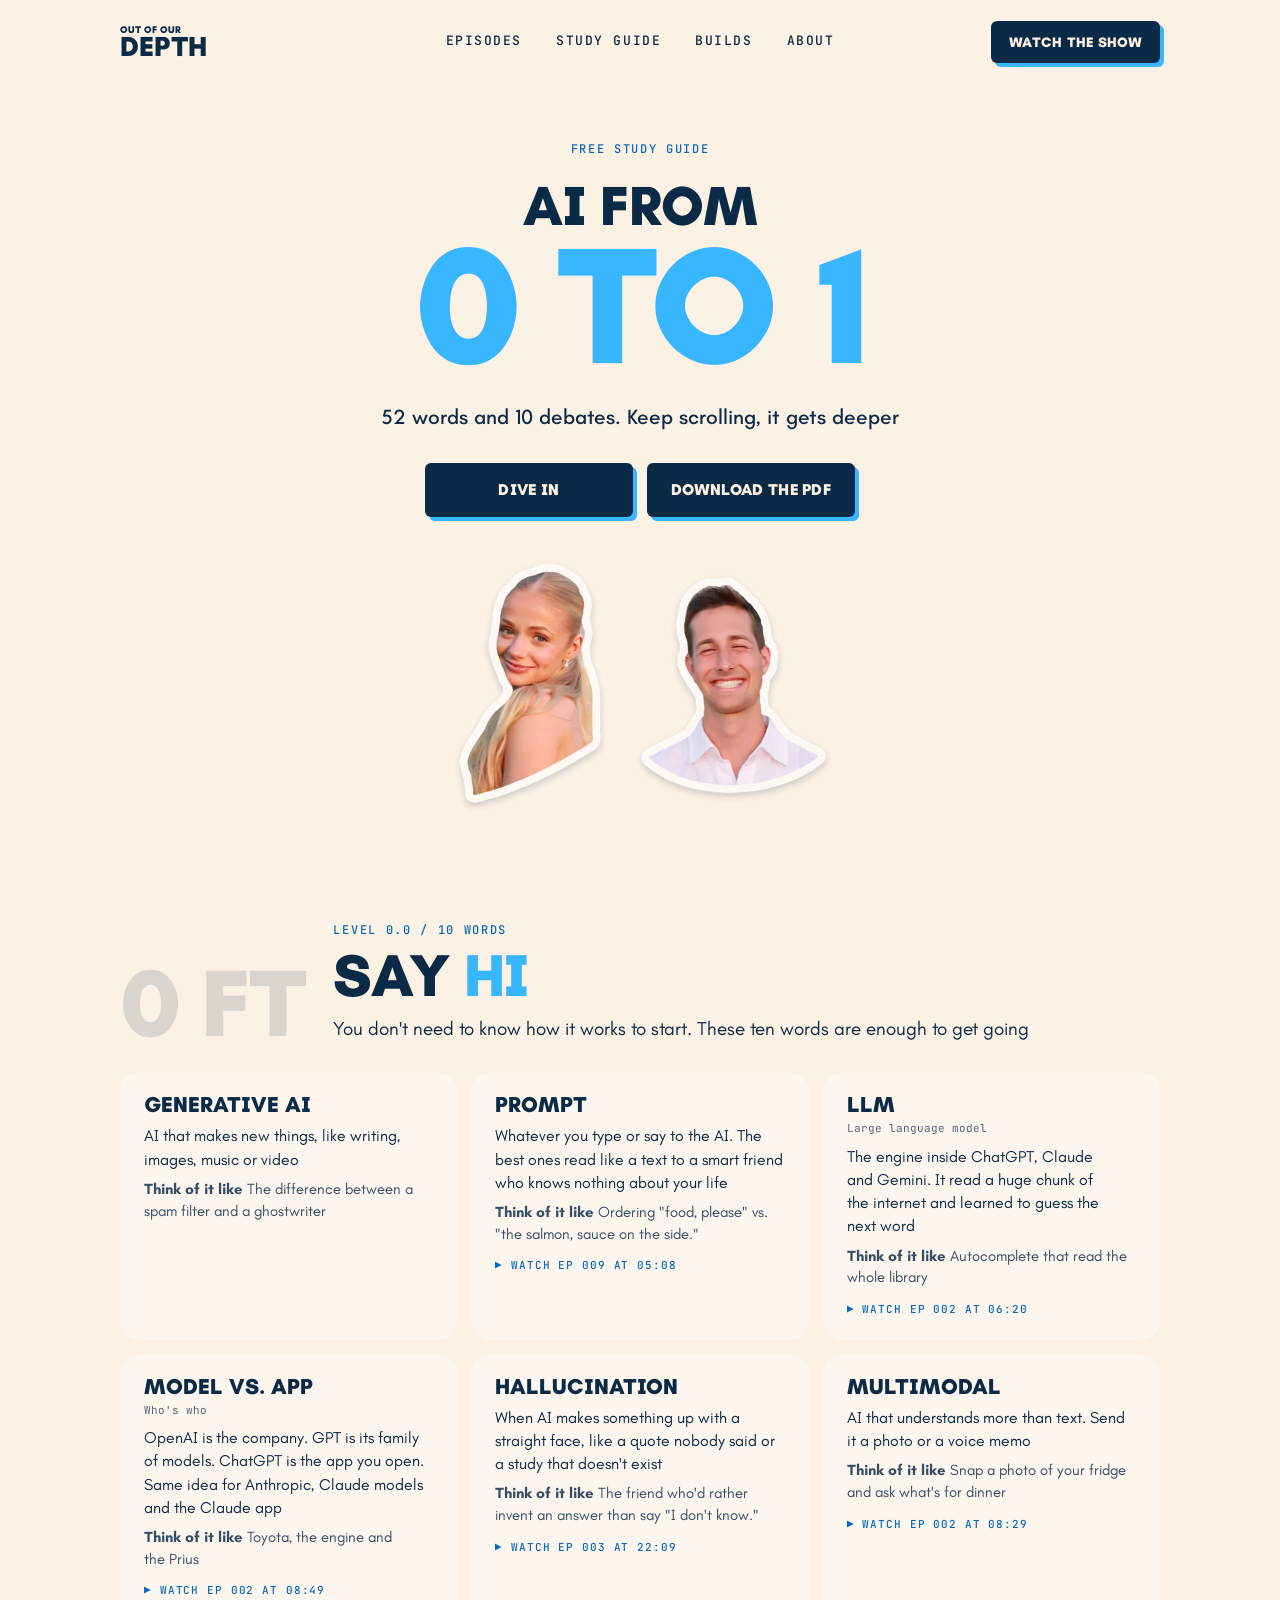
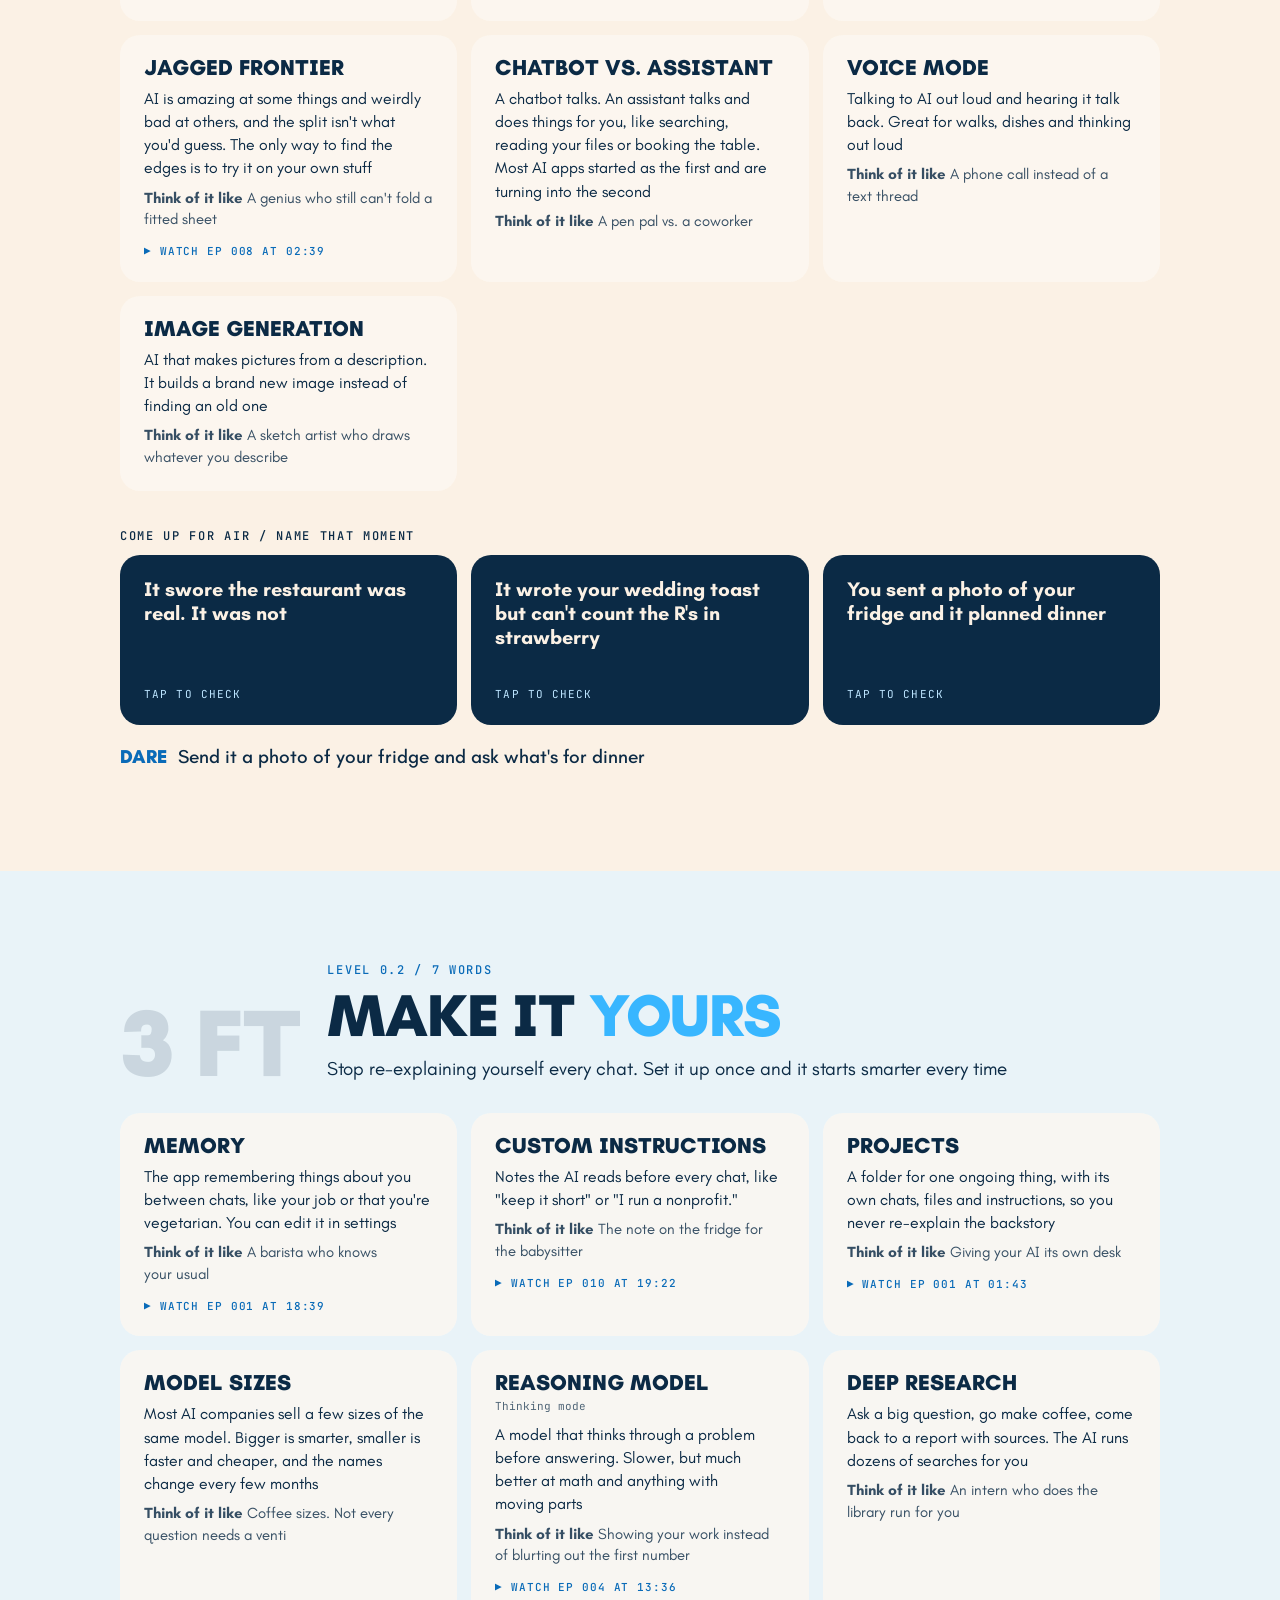
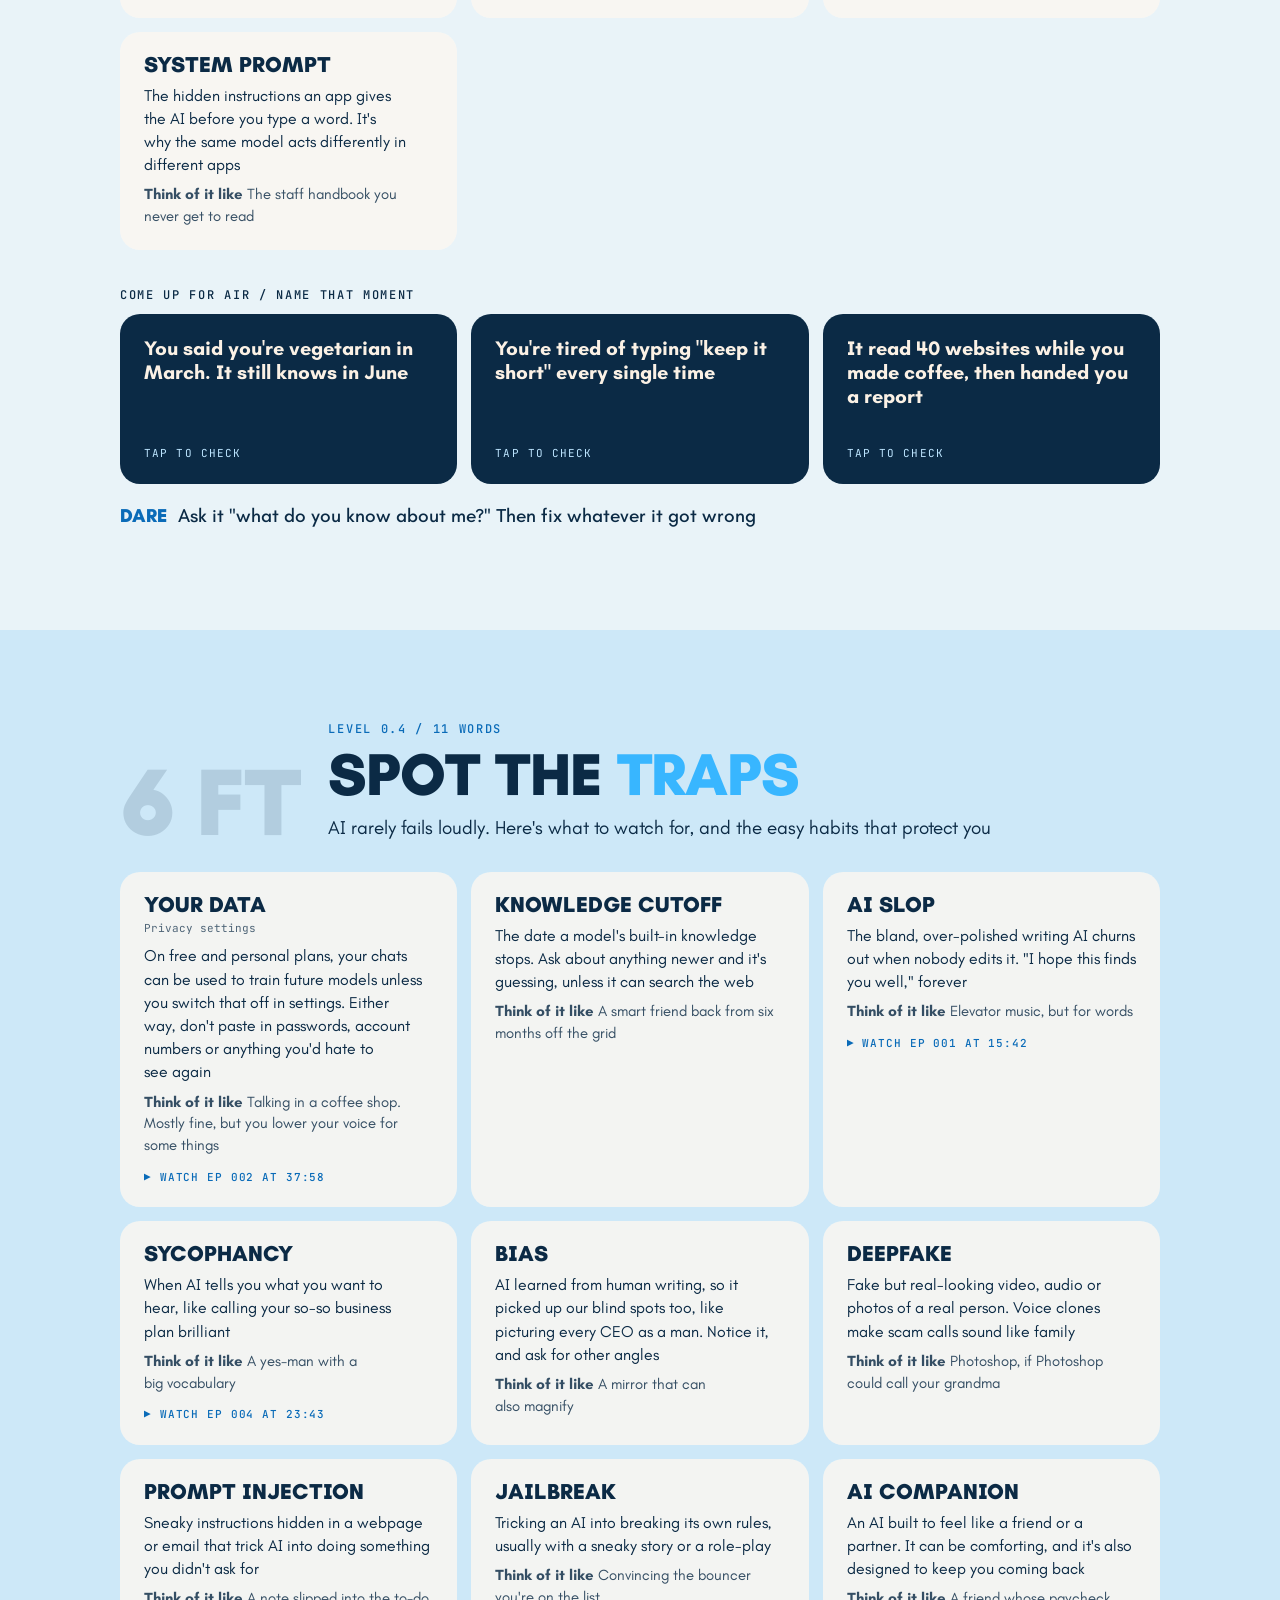
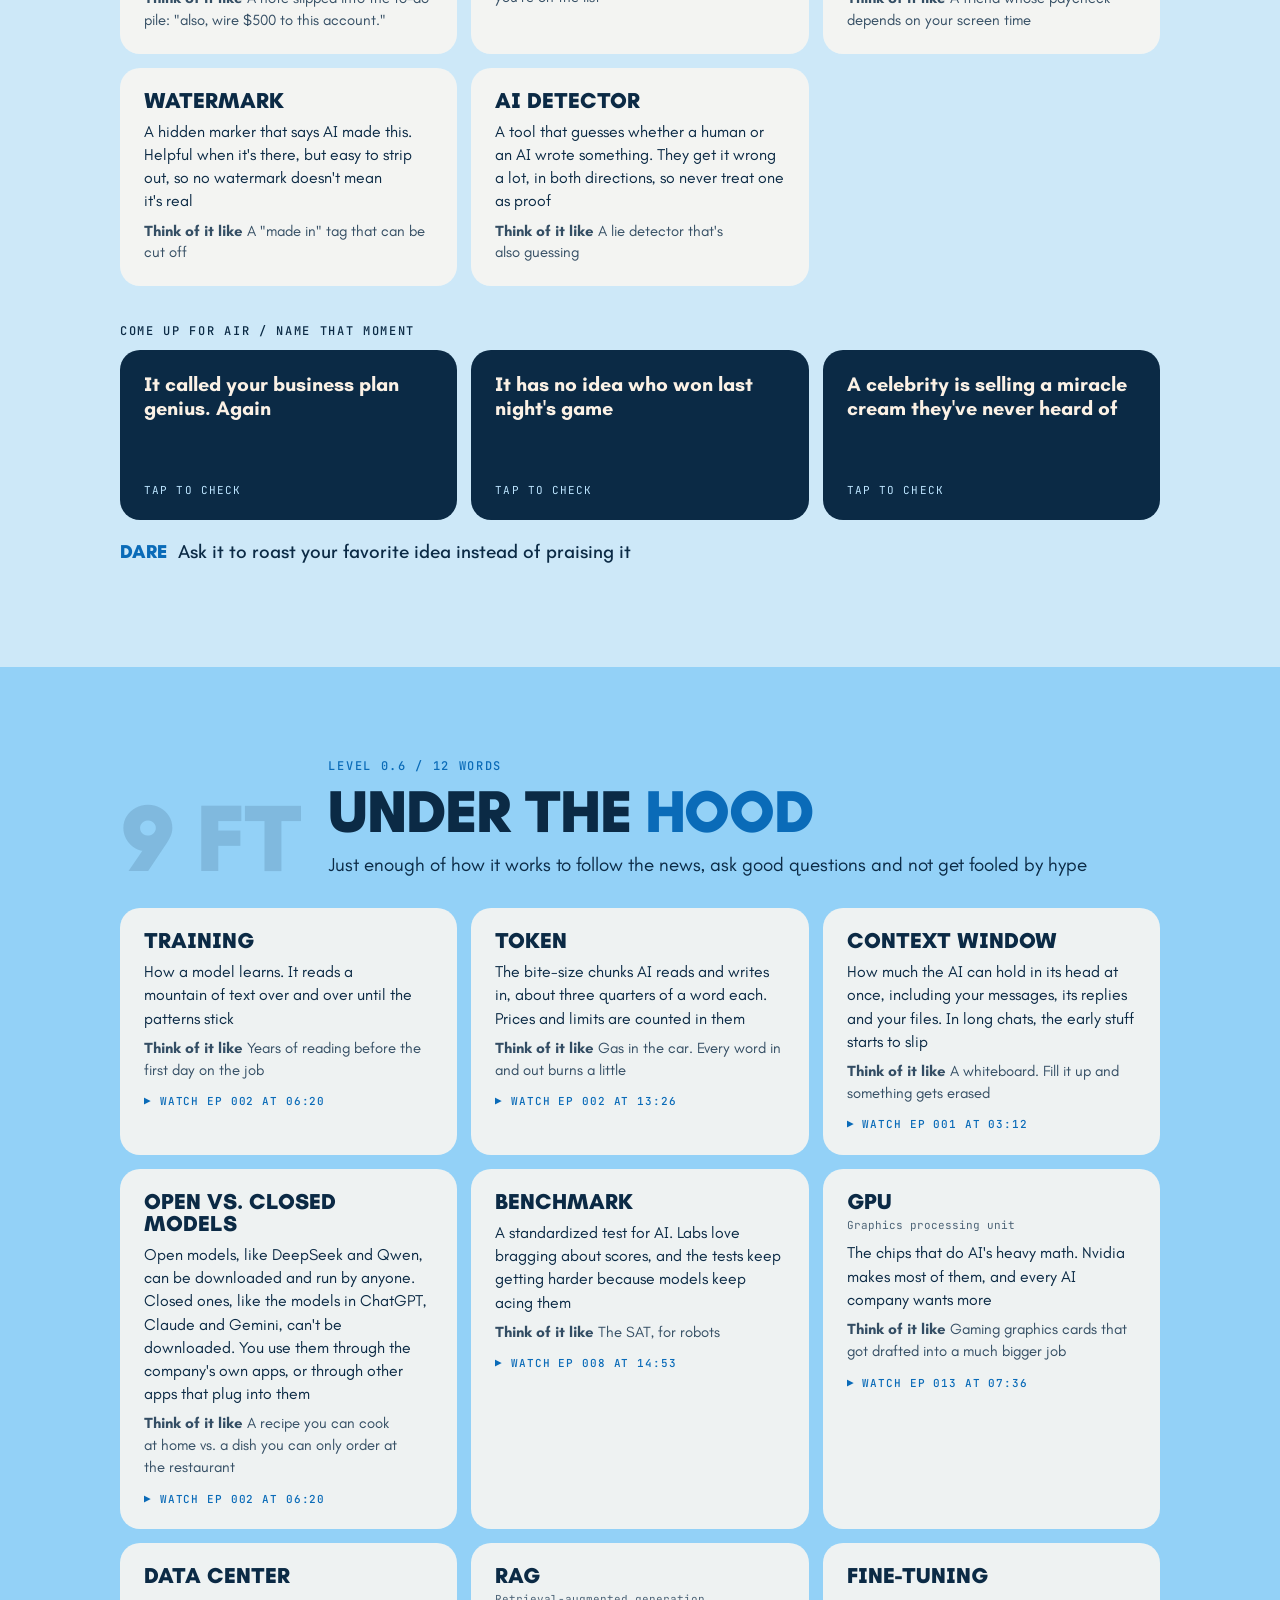
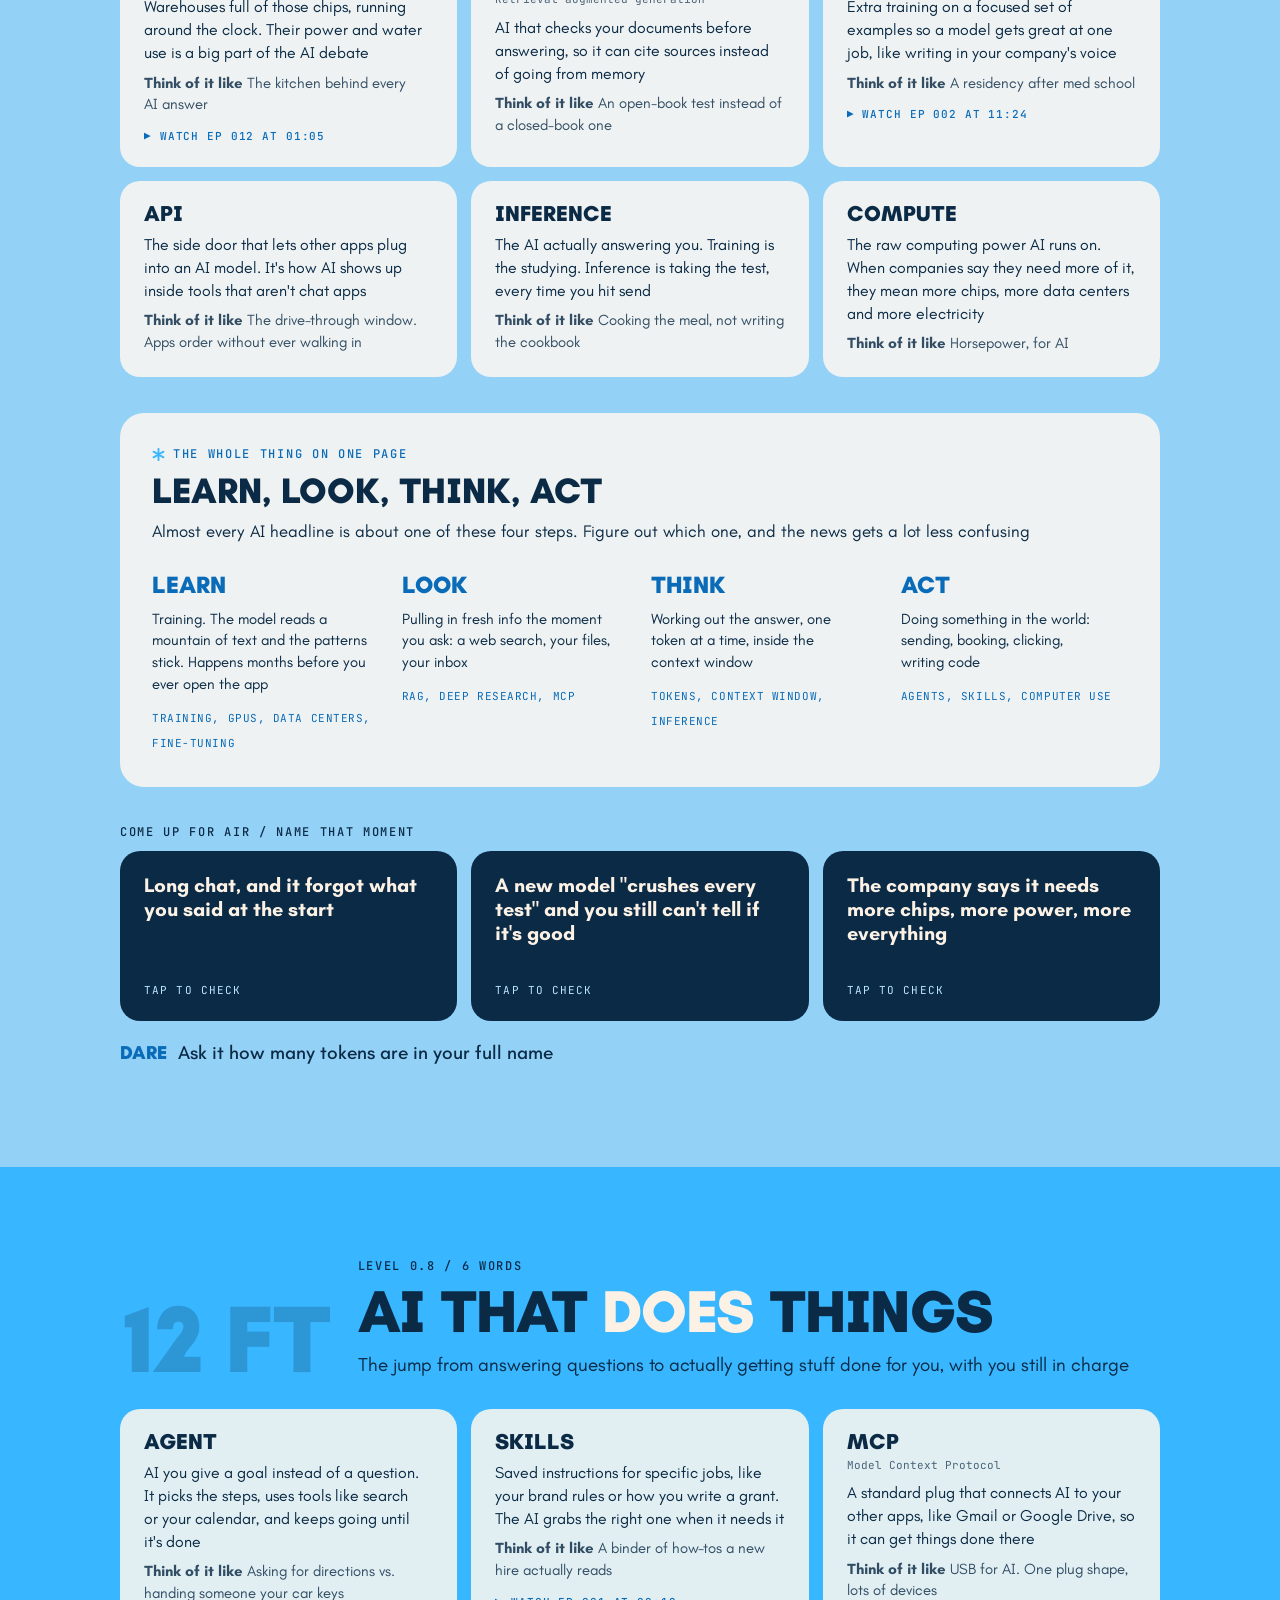
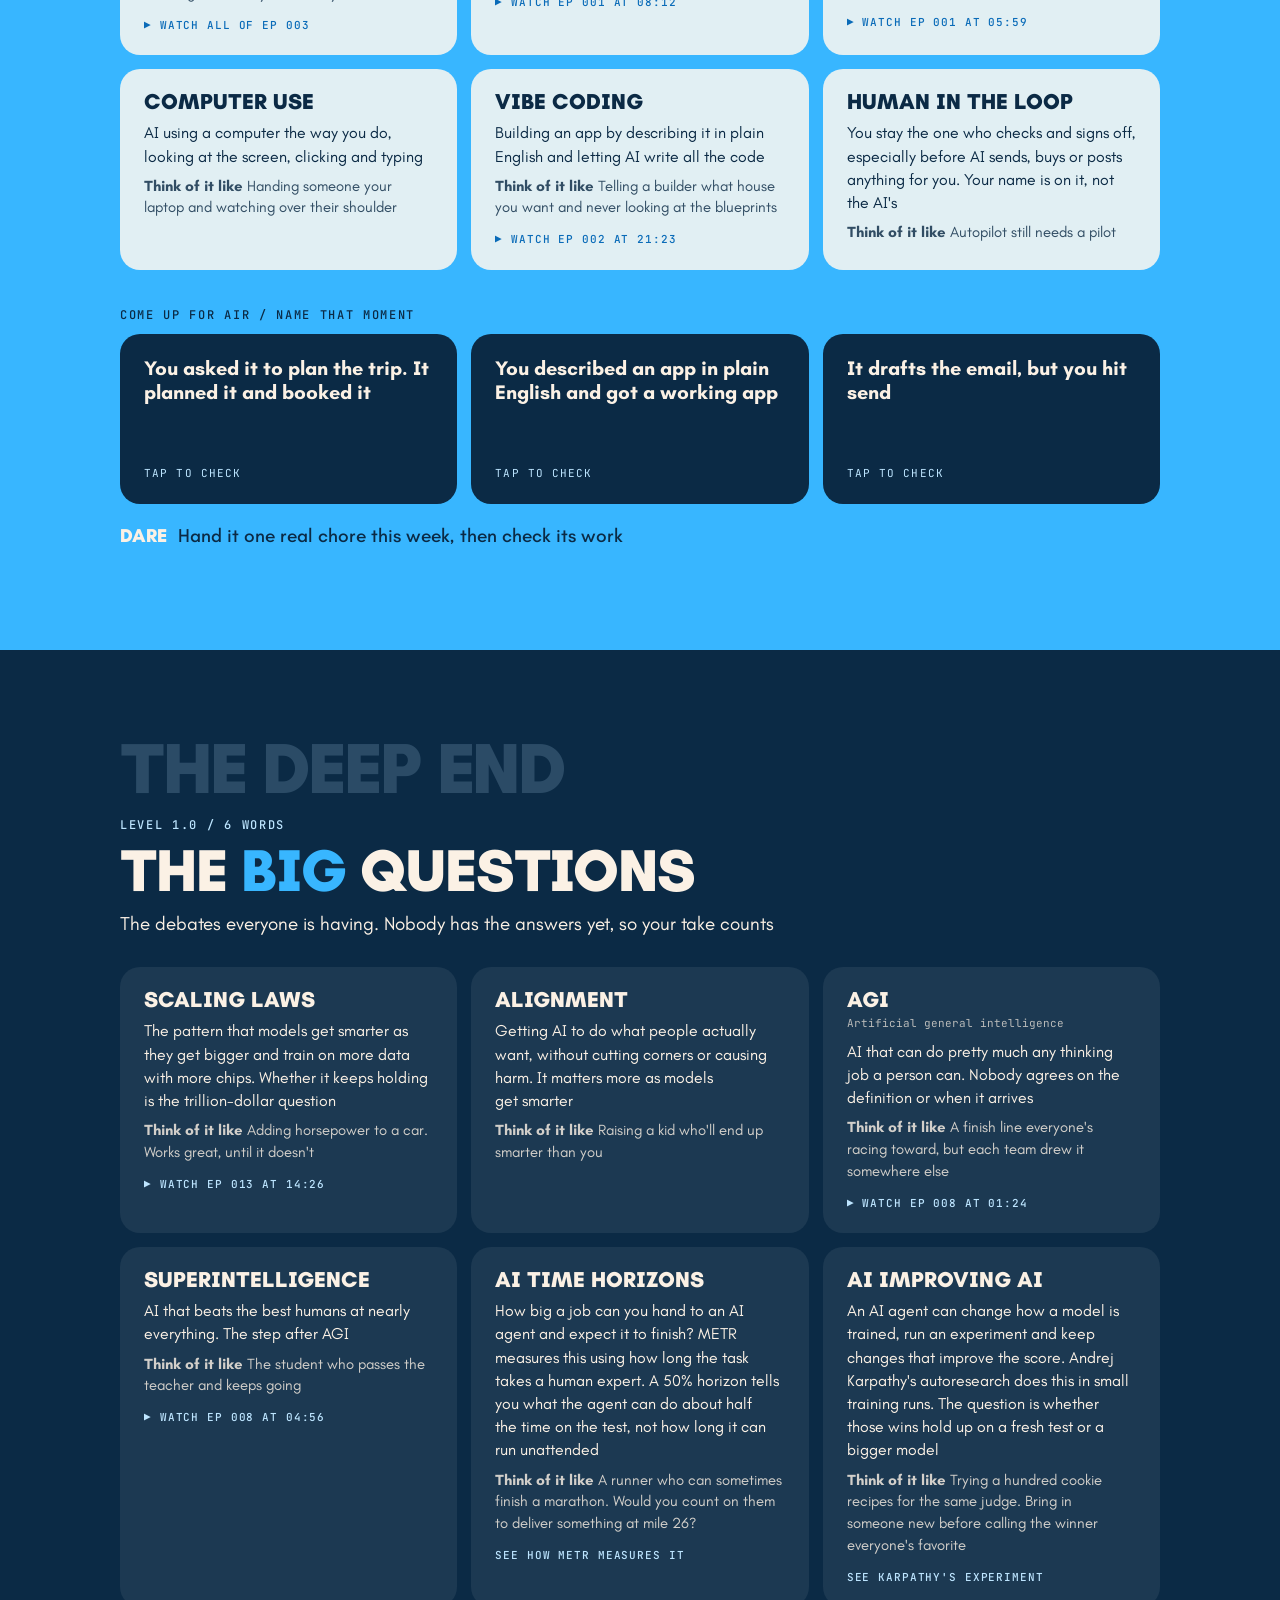
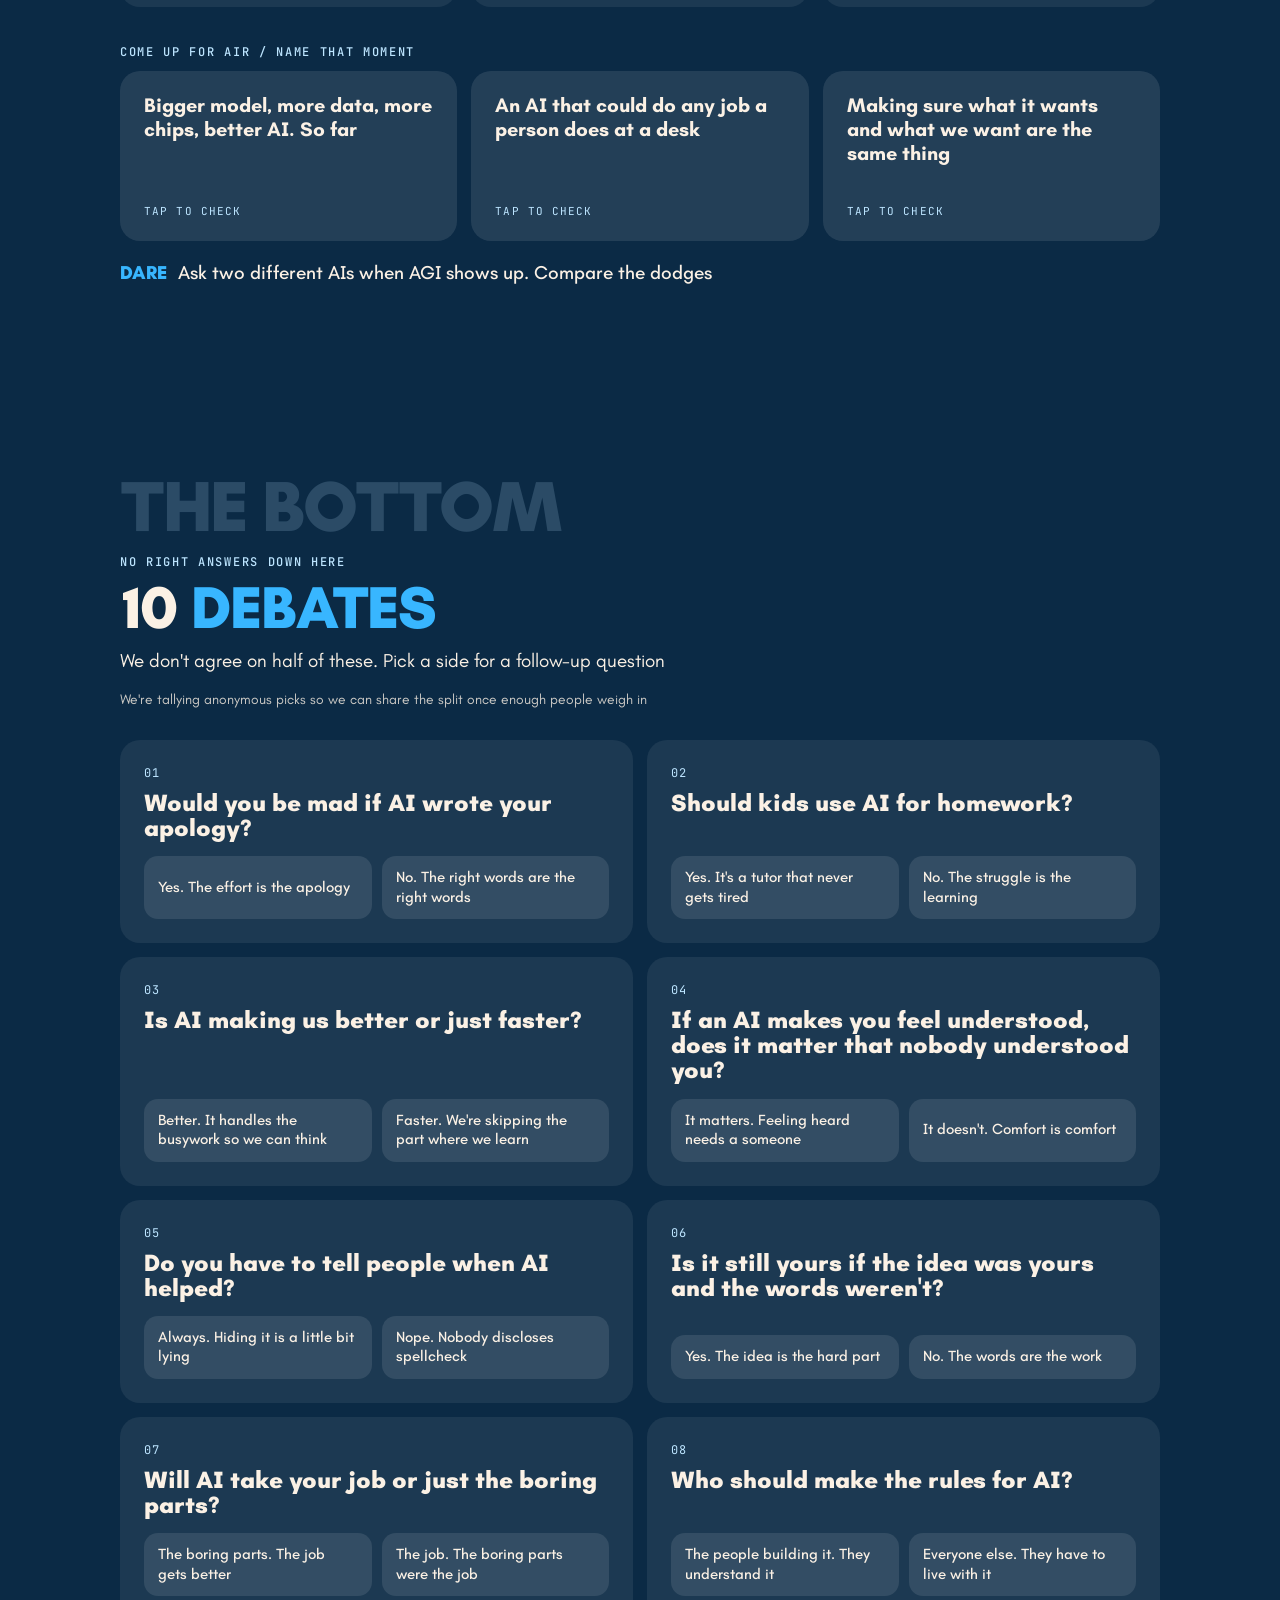
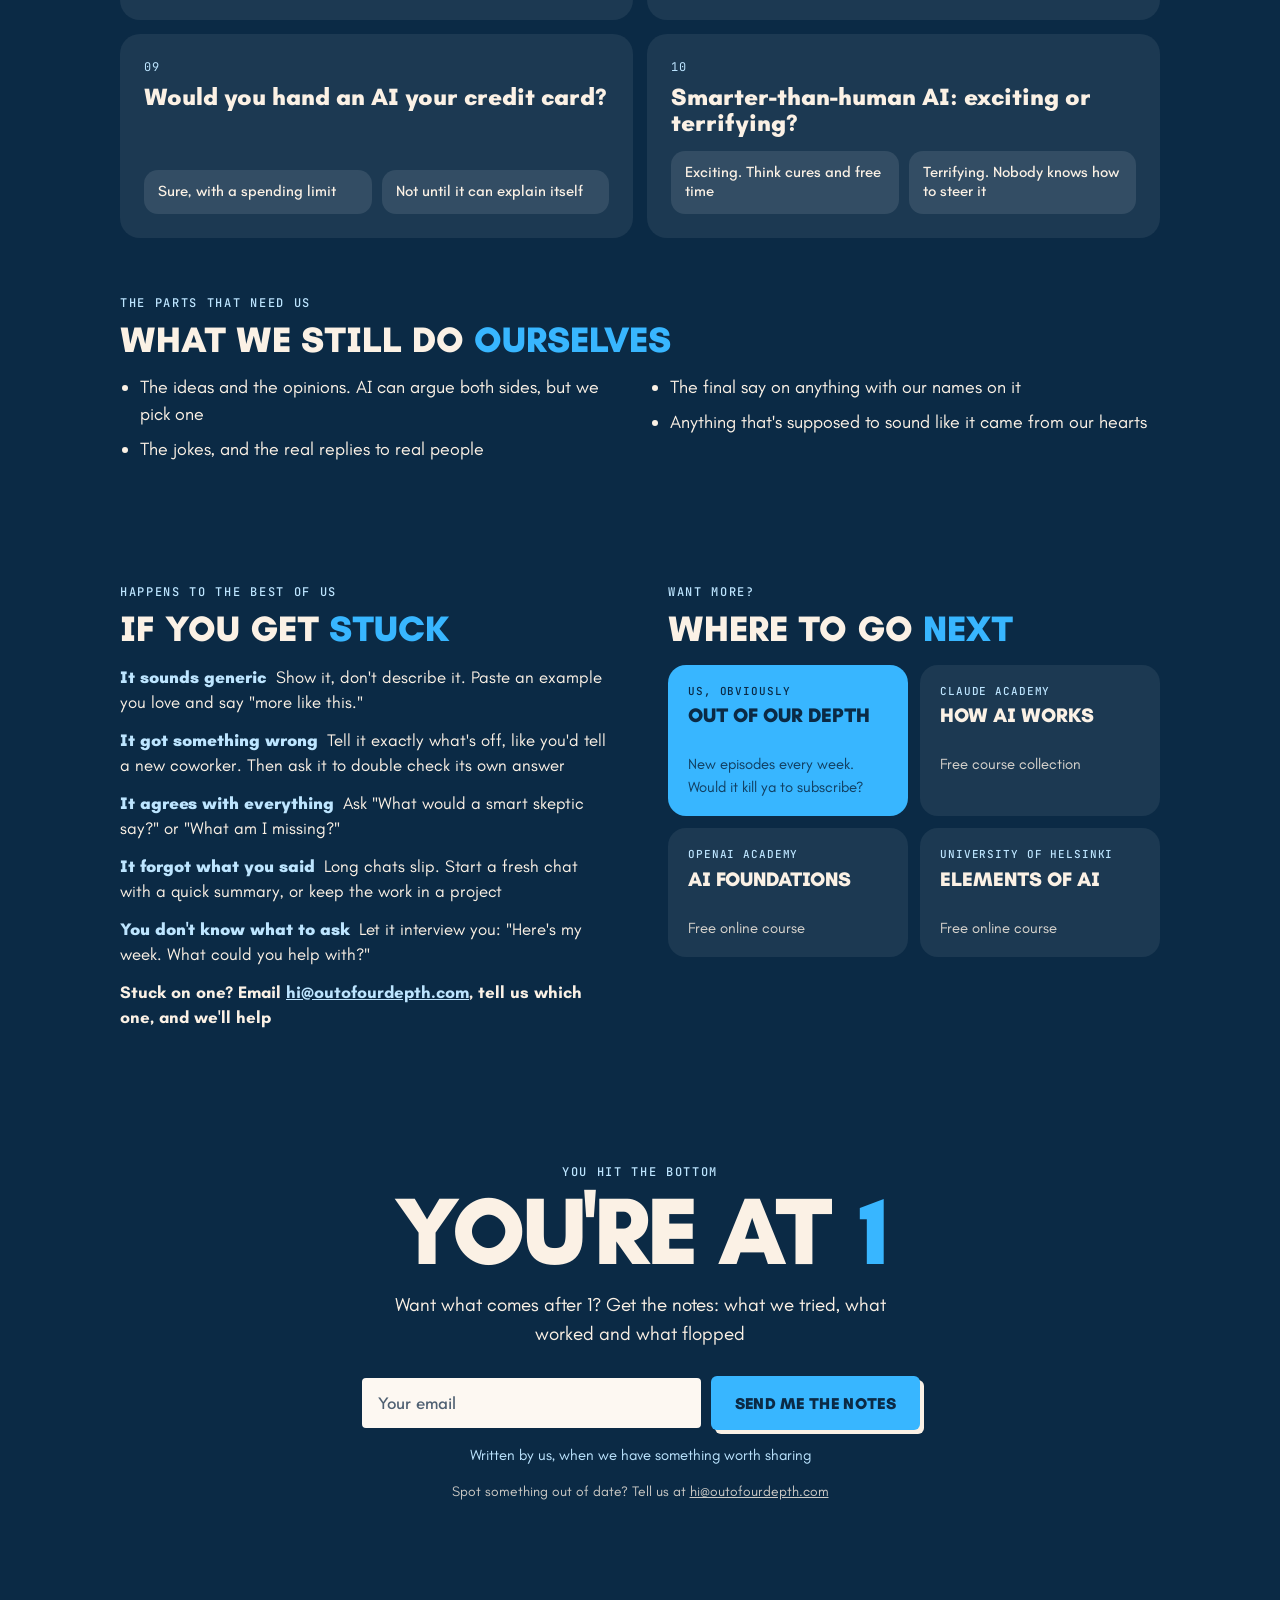
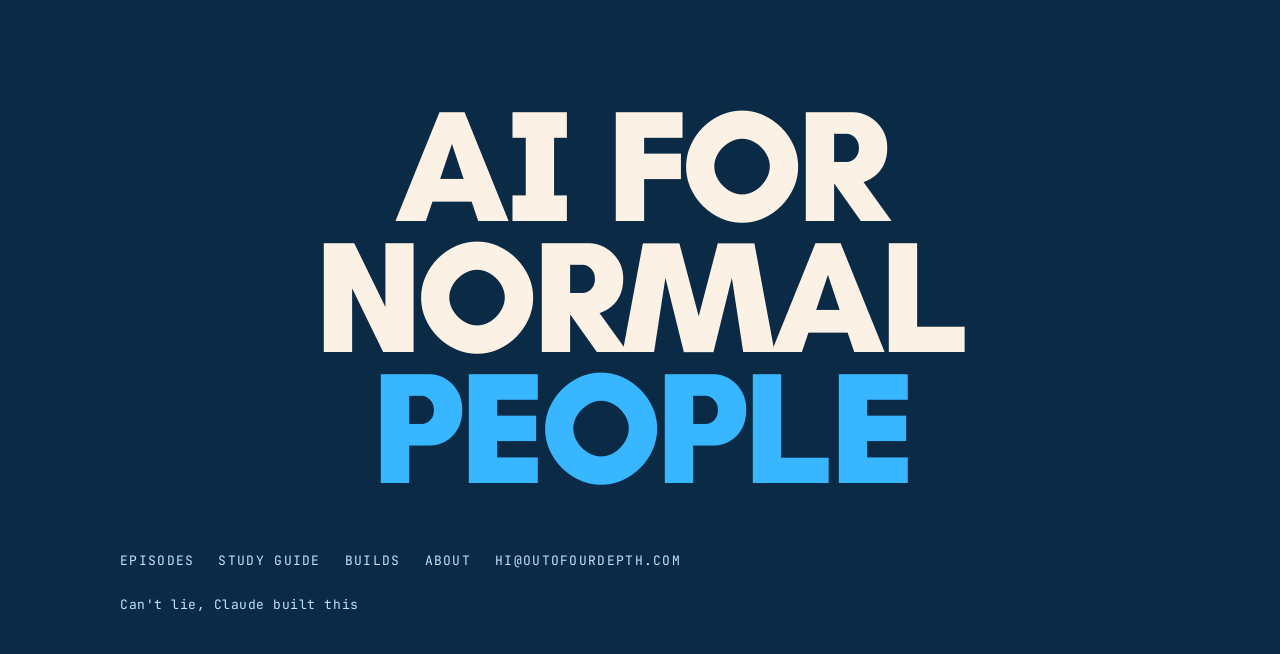
<file: 03_ASSETS/study-guide/study-guide.html>
<!doctype html>
<html lang="en">
<head>
  <meta charset="utf-8">
  <meta name="viewport" content="width=device-width, initial-scale=1">
  <title>AI from 0 to 1: a free study guide | Out of Our Depth</title>
  <meta name="description" content="52 words and 10 debates. A free AI study guide that gets deeper as you scroll, by Mary and Josh of Out of Our Depth.">
  <meta name="theme-color" content="#FBF1E5">
  <link rel="canonical" href="https://outofourdepth.com/guide">
  <meta property="og:type" content="article">
  <meta property="og:url" content="https://outofourdepth.com/guide">
  <meta property="og:title" content="AI from 0 to 1: a free study guide">
  <meta property="og:description" content="52 words and 10 debates. Free, no sign-up.">
  <meta property="og:image" content="https://outofourdepth.com/images/og-v7.png">
  <meta name="twitter:card" content="summary_large_image">
  <meta name="twitter:site" content="@OutOfOurDepthX">
  <link rel="icon" type="image/png" sizes="32x32" href="../../website/images/favicon-32.png">
  <link rel="apple-touch-icon" href="../../website/images/apple-touch-icon.png">
  <link rel="preconnect" href="https://fonts.googleapis.com">
  <link rel="preconnect" href="https://fonts.gstatic.com" crossorigin>
  <link href="https://fonts.googleapis.com/css2?family=Teachers:wght@400..800&family=JetBrains+Mono:wght@400;500;700&display=swap" rel="stylesheet">
  <link rel="stylesheet" href="../../website/styles.css">
  <link rel="stylesheet" href="../../website/home.css">
  <link rel="stylesheet" href="../../website/guide.css">
  <link rel="stylesheet" href="../../website/guide-print.css" media="print">
</head>
<body class="home guide">
  <!-- Built by scripts/build-study-guide.py from website/learning-topics.json and 03_ASSETS/study-guide/guide-levels.json. Edit those, not this file. -->
  <a class="skip-link" href="#level-0-0">Skip to the first level</a>
  <header class="h-nav">
    <div class="h-wrap h-nav__inner">
      <a class="h-wm" href="https://outofourdepth.com/" aria-label="Out of Our Depth home"><span class="h-wm__k">Out of our</span><span>Depth</span></a>
      <nav class="h-links" aria-label="Main"><a href="https://outofourdepth.com/#episodes">Episodes</a><a href="https://outofourdepth.com/guide" aria-current="page">Study guide</a><a href="https://outofourdepth.com/builds">Builds</a><a href="https://outofourdepth.com/#about">About</a></nav>
      <a class="h-btn h-btn--sm" href="https://www.youtube.com/@OutOfOurDepthPod" data-link="youtube" target="_blank" rel="noopener">Watch the show</a>
    </div>
  </header>
  <nav class="gauge" aria-label="How deep you are"><a href="#level-0-0"><i></i><span>0 ft</span></a><a href="#level-0-2"><i></i><span>3 ft</span></a><a href="#level-0-4"><i></i><span>6 ft</span></a><a href="#level-0-6"><i></i><span>9 ft</span></a><a href="#level-0-8"><i></i><span>12 ft</span></a><a href="#level-1-0"><i></i><span>The deep end</span></a><a href="#debates"><i></i><span>The bottom</span></a></nav>
  <main>
    <div class="g-opening">
      <section class="g-hero">
        <div class="h-wrap g-hero__inner">
          <p class="kick">Free study guide</p>
          <h1><span class="g-hero__kick">AI from</span> <span class="g-hero__big">0 to 1</span></h1>
          <p class="g-hero__sub">52 words and 10 debates. <span class="g-screen-only">Keep scrolling</span><span class="g-print-only">Keep going</span>, it gets deeper</p>
          <div class="g-hero__ctas"><a class="h-btn" href="#level-0-0">Dive in</a><a class="h-btn h-btn--ghost g-screen-only" href="https://outofourdepth.com/downloads/ai-0-to-1-study-guide.pdf" download>Download the PDF</a><a class="h-btn h-btn--ghost g-print-only" href="https://outofourdepth.com/guide">Read online</a></div>
          <img class="g-hero__hosts" src="../../website/images/hosts-sticker-640.webp" width="640" height="421" alt="Mary and Josh">
          <a class="h-wm g-print-only" href="https://outofourdepth.com/" aria-label="Out of Our Depth home"><span class="h-wm__k">Out of our</span><span>Depth</span></a>
        </div>
      </section>
    </div>
    <section class="lv lv--0" data-depth id="level-0-0" aria-labelledby="level-0-0-t"><div class="h-wrap">
  <header class="lv-head"><span class="ft" aria-hidden="true">0 ft</span><div><p class="kick">Level 0.0  /  10 words</p><h2 id="level-0-0-t">Say <span class="blue">hi</span></h2><p class="promise">You don&#x27;t need to know how it works to start. These ten words are enough to get going</p></div></header>
  <div class="cards"><article class="word" id="generative-ai"><h3>Generative AI</h3><p>AI that makes new things, like writing, images, music or video</p><p class="think"><b>Think of it like</b> The difference between a spam filter and a ghostwriter</p></article><article class="word" id="prompt"><h3>Prompt</h3><p>Whatever you type or say to the AI. The best ones read like a text to a smart friend who knows nothing about your life</p><p class="think"><b>Think of it like</b> Ordering &quot;food, please&quot; vs. &quot;the salmon, sauce on the side.&quot;</p><a class="lbl" href="https://www.youtube.com/watch?v=yhVYY1N7hDg&amp;t=308" target="_blank" rel="noopener">&#9654;&#xFE0E; Watch ep 009 at 05:08</a></article><article class="word" id="llm"><h3>LLM</h3><span class="aka">Large language model</span><p>The engine inside ChatGPT, Claude and Gemini. It read a huge chunk of the internet and learned to guess the next word</p><p class="think"><b>Think of it like</b> Autocomplete that read the whole library</p><a class="lbl" href="https://www.youtube.com/watch?v=cp4P_2t5rRQ&amp;t=380" target="_blank" rel="noopener">&#9654;&#xFE0E; Watch ep 002 at 06:20</a></article><article class="word" id="model-vs-app"><h3>Model vs. app</h3><span class="aka">Who&#x27;s who</span><p>OpenAI is the company. GPT is its family of models. ChatGPT is the app you open. Same idea for Anthropic, Claude models and the Claude app</p><p class="think"><b>Think of it like</b> Toyota, the engine and the Prius</p><a class="lbl" href="https://www.youtube.com/watch?v=cp4P_2t5rRQ&amp;t=529" target="_blank" rel="noopener">&#9654;&#xFE0E; Watch ep 002 at 08:49</a></article><article class="word" id="hallucination"><h3>Hallucination</h3><p>When AI makes something up with a straight face, like a quote nobody said or a study that doesn&#x27;t exist</p><p class="think"><b>Think of it like</b> The friend who&#x27;d rather invent an answer than say &quot;I don&#x27;t know.&quot;</p><a class="lbl" href="https://www.youtube.com/watch?v=rxethT04zMY&amp;t=1329" target="_blank" rel="noopener">&#9654;&#xFE0E; Watch ep 003 at 22:09</a></article><article class="word" id="multimodal"><h3>Multimodal</h3><p>AI that understands more than text. Send it a photo or a voice memo</p><p class="think"><b>Think of it like</b> Snap a photo of your fridge and ask what&#x27;s for dinner</p><a class="lbl" href="https://www.youtube.com/watch?v=cp4P_2t5rRQ&amp;t=509" target="_blank" rel="noopener">&#9654;&#xFE0E; Watch ep 002 at 08:29</a></article><article class="word" id="jagged-frontier"><h3>Jagged frontier</h3><p>AI is amazing at some things and weirdly bad at others, and the split isn&#x27;t what you&#x27;d guess. The only way to find the edges is to try it on your own stuff</p><p class="think"><b>Think of it like</b> A genius who still can&#x27;t fold a fitted sheet</p><a class="lbl" href="https://www.youtube.com/watch?v=lGp5szF6HI4&amp;t=159" target="_blank" rel="noopener">&#9654;&#xFE0E; Watch ep 008 at 02:39</a></article><article class="word" id="chatbot"><h3>Chatbot vs. assistant</h3><p>A chatbot talks. An assistant talks and does things for you, like searching, reading your files or booking the table. Most AI apps started as the first and are turning into the second</p><p class="think"><b>Think of it like</b> A pen pal vs. a coworker</p></article><article class="word" id="voice-mode"><h3>Voice mode</h3><p>Talking to AI out loud and hearing it talk back. Great for walks, dishes and thinking out loud</p><p class="think"><b>Think of it like</b> A phone call instead of a text thread</p></article><article class="word" id="image-generation"><h3>Image generation</h3><p>AI that makes pictures from a description. It builds a brand new image instead of finding an old one</p><p class="think"><b>Think of it like</b> A sketch artist who draws whatever you describe</p></article></div>

  <div class="air" id="level-0-0-quiz"><p class="kick">Come up for air  /  name that moment</p><div class="mos"><button class="mo" type="button" aria-label="Tap to see the word"><span class="mo__in"><span class="mo__f"><span class="mo__n g-print-only">1</span><span class="mo__q">It swore the restaurant was real. It was not</span><span class="mo__hint">Tap to check</span></span><span class="mo__b"><span class="mo__hint">That's</span><span class="mo__a">Hallucination</span></span></span></button><button class="mo" type="button" aria-label="Tap to see the word"><span class="mo__in"><span class="mo__f"><span class="mo__n g-print-only">2</span><span class="mo__q">It wrote your wedding toast but can&#x27;t count the R&#x27;s in strawberry</span><span class="mo__hint">Tap to check</span></span><span class="mo__b"><span class="mo__hint">That's</span><span class="mo__a">Jagged frontier</span></span></span></button><button class="mo" type="button" aria-label="Tap to see the word"><span class="mo__in"><span class="mo__f"><span class="mo__n g-print-only">3</span><span class="mo__q">You sent a photo of your fridge and it planned dinner</span><span class="mo__hint">Tap to check</span></span><span class="mo__b"><span class="mo__hint">That's</span><span class="mo__a">Multimodal</span></span></span></button></div><a class="air__answers g-print-only" href="#level-0-0-quiz-answers">Check answers</a><p class="dare"><b>Dare</b> Send it a photo of your fridge and ask what&#x27;s for dinner</p></div>
</div></section><section class="lv lv--1" data-depth id="level-0-2" aria-labelledby="level-0-2-t"><div class="h-wrap">
  <header class="lv-head"><span class="ft" aria-hidden="true">3 ft</span><div><p class="kick">Level 0.2  /  7 words</p><h2 id="level-0-2-t">Make it <span class="blue">yours</span></h2><p class="promise">Stop re-explaining yourself every chat. Set it up once and it starts smarter every time</p></div></header>
  <div class="cards"><article class="word" id="memory"><h3>Memory</h3><p>The app remembering things about you between chats, like your job or that you&#x27;re vegetarian. You can edit it in settings</p><p class="think"><b>Think of it like</b> A barista who knows your usual</p><a class="lbl" href="https://www.youtube.com/watch?v=d-ykZl4WHjo&amp;t=1119" target="_blank" rel="noopener">&#9654;&#xFE0E; Watch ep 001 at 18:39</a></article><article class="word" id="custom-instructions"><h3>Custom instructions</h3><p>Notes the AI reads before every chat, like &quot;keep it short&quot; or &quot;I run a nonprofit.&quot;</p><p class="think"><b>Think of it like</b> The note on the fridge for the babysitter</p><a class="lbl" href="https://www.youtube.com/watch?v=V_DVa4fi3q0&amp;t=1162" target="_blank" rel="noopener">&#9654;&#xFE0E; Watch ep 010 at 19:22</a></article><article class="word" id="projects"><h3>Projects</h3><p>A folder for one ongoing thing, with its own chats, files and instructions, so you never re-explain the backstory</p><p class="think"><b>Think of it like</b> Giving your AI its own desk</p><a class="lbl" href="https://www.youtube.com/watch?v=d-ykZl4WHjo&amp;t=103" target="_blank" rel="noopener">&#9654;&#xFE0E; Watch ep 001 at 01:43</a></article><article class="word" id="model-sizes"><h3>Model sizes</h3><p>Most AI companies sell a few sizes of the same model. Bigger is smarter, smaller is faster and cheaper, and the names change every few months</p><p class="think"><b>Think of it like</b> Coffee sizes. Not every question needs a venti</p></article><article class="word" id="reasoning"><h3>Reasoning model</h3><span class="aka">Thinking mode</span><p>A model that thinks through a problem before answering. Slower, but much better at math and anything with moving parts</p><p class="think"><b>Think of it like</b> Showing your work instead of blurting out the first number</p><a class="lbl" href="https://www.youtube.com/watch?v=Fby7CJC9i-Q&amp;t=816" target="_blank" rel="noopener">&#9654;&#xFE0E; Watch ep 004 at 13:36</a></article><article class="word" id="deep-research"><h3>Deep research</h3><p>Ask a big question, go make coffee, come back to a report with sources. The AI runs dozens of searches for you</p><p class="think"><b>Think of it like</b> An intern who does the library run for you</p></article><article class="word" id="system-prompt"><h3>System prompt</h3><p>The hidden instructions an app gives the AI before you type a word. It&#x27;s why the same model acts differently in different apps</p><p class="think"><b>Think of it like</b> The staff handbook you never get to read</p></article></div>

  <div class="air" id="level-0-2-quiz"><p class="kick">Come up for air  /  name that moment</p><div class="mos"><button class="mo" type="button" aria-label="Tap to see the word"><span class="mo__in"><span class="mo__f"><span class="mo__n g-print-only">1</span><span class="mo__q">You said you&#x27;re vegetarian in March. It still knows in June</span><span class="mo__hint">Tap to check</span></span><span class="mo__b"><span class="mo__hint">That's</span><span class="mo__a">Memory</span></span></span></button><button class="mo" type="button" aria-label="Tap to see the word"><span class="mo__in"><span class="mo__f"><span class="mo__n g-print-only">2</span><span class="mo__q">You&#x27;re tired of typing &quot;keep it short&quot; every single time</span><span class="mo__hint">Tap to check</span></span><span class="mo__b"><span class="mo__hint">That's</span><span class="mo__a">Custom instructions</span></span></span></button><button class="mo" type="button" aria-label="Tap to see the word"><span class="mo__in"><span class="mo__f"><span class="mo__n g-print-only">3</span><span class="mo__q">It read 40 websites while you made coffee, then handed you a report</span><span class="mo__hint">Tap to check</span></span><span class="mo__b"><span class="mo__hint">That's</span><span class="mo__a">Deep research</span></span></span></button></div><a class="air__answers g-print-only" href="#level-0-2-quiz-answers">Check answers</a><p class="dare"><b>Dare</b> Ask it &quot;what do you know about me?&quot; Then fix whatever it got wrong</p></div>
</div></section><section class="lv lv--2" data-depth id="level-0-4" aria-labelledby="level-0-4-t"><div class="h-wrap">
  <header class="lv-head"><span class="ft" aria-hidden="true">6 ft</span><div><p class="kick">Level 0.4  /  11 words</p><h2 id="level-0-4-t">Spot the <span class="blue">traps</span></h2><p class="promise">AI rarely fails loudly. Here&#x27;s what to watch for, and the easy habits that protect you</p></div></header>
  <div class="cards"><article class="word" id="your-data"><h3>Your data</h3><span class="aka">Privacy settings</span><p>On free and personal plans, your chats can be used to train future models unless you switch that off in settings. Either way, don&#x27;t paste in passwords, account numbers or anything you&#x27;d hate to see again</p><p class="think"><b>Think of it like</b> Talking in a coffee shop. Mostly fine, but you lower your voice for some things</p><a class="lbl" href="https://www.youtube.com/watch?v=cp4P_2t5rRQ&amp;t=2278" target="_blank" rel="noopener">&#9654;&#xFE0E; Watch ep 002 at 37:58</a></article><article class="word" id="knowledge-cutoff"><h3>Knowledge cutoff</h3><p>The date a model&#x27;s built-in knowledge stops. Ask about anything newer and it&#x27;s guessing, unless it can search the web</p><p class="think"><b>Think of it like</b> A smart friend back from six months off the grid</p></article><article class="word" id="ai-slop"><h3>AI slop</h3><p>The bland, over-polished writing AI churns out when nobody edits it. &quot;I hope this finds you well,&quot; forever</p><p class="think"><b>Think of it like</b> Elevator music, but for words</p><a class="lbl" href="https://www.youtube.com/watch?v=d-ykZl4WHjo&amp;t=942" target="_blank" rel="noopener">&#9654;&#xFE0E; Watch ep 001 at 15:42</a></article><article class="word" id="sycophancy"><h3>Sycophancy</h3><p>When AI tells you what you want to hear, like calling your so-so business plan brilliant</p><p class="think"><b>Think of it like</b> A yes-man with a big vocabulary</p><a class="lbl" href="https://www.youtube.com/watch?v=Fby7CJC9i-Q&amp;t=1423" target="_blank" rel="noopener">&#9654;&#xFE0E; Watch ep 004 at 23:43</a></article><article class="word" id="bias"><h3>Bias</h3><p>AI learned from human writing, so it picked up our blind spots too, like picturing every CEO as a man. Notice it, and ask for other angles</p><p class="think"><b>Think of it like</b> A mirror that can also magnify</p></article><article class="word" id="deepfake"><h3>Deepfake</h3><p>Fake but real-looking video, audio or photos of a real person. Voice clones make scam calls sound like family</p><p class="think"><b>Think of it like</b> Photoshop, if Photoshop could call your grandma</p></article><article class="word" id="prompt-injection"><h3>Prompt injection</h3><p>Sneaky instructions hidden in a webpage or email that trick AI into doing something you didn&#x27;t ask for</p><p class="think"><b>Think of it like</b> A note slipped into the to-do pile: &quot;also, wire $500 to this account.&quot;</p></article><article class="word" id="jailbreak"><h3>Jailbreak</h3><p>Tricking an AI into breaking its own rules, usually with a sneaky story or a role-play</p><p class="think"><b>Think of it like</b> Convincing the bouncer you&#x27;re on the list</p></article><article class="word" id="ai-companion"><h3>AI companion</h3><p>An AI built to feel like a friend or a partner. It can be comforting, and it&#x27;s also designed to keep you coming back</p><p class="think"><b>Think of it like</b> A friend whose paycheck depends on your screen time</p></article><article class="word" id="watermark"><h3>Watermark</h3><p>A hidden marker that says AI made this. Helpful when it&#x27;s there, but easy to strip out, so no watermark doesn&#x27;t mean it&#x27;s real</p><p class="think"><b>Think of it like</b> A &quot;made in&quot; tag that can be cut off</p></article><article class="word" id="ai-detector"><h3>AI detector</h3><p>A tool that guesses whether a human or an AI wrote something. They get it wrong a lot, in both directions, so never treat one as proof</p><p class="think"><b>Think of it like</b> A lie detector that&#x27;s also guessing</p></article></div>

  <div class="air" id="level-0-4-quiz"><p class="kick">Come up for air  /  name that moment</p><div class="mos"><button class="mo" type="button" aria-label="Tap to see the word"><span class="mo__in"><span class="mo__f"><span class="mo__n g-print-only">1</span><span class="mo__q">It called your business plan genius. Again</span><span class="mo__hint">Tap to check</span></span><span class="mo__b"><span class="mo__hint">That's</span><span class="mo__a">Sycophancy</span></span></span></button><button class="mo" type="button" aria-label="Tap to see the word"><span class="mo__in"><span class="mo__f"><span class="mo__n g-print-only">2</span><span class="mo__q">It has no idea who won last night&#x27;s game</span><span class="mo__hint">Tap to check</span></span><span class="mo__b"><span class="mo__hint">That's</span><span class="mo__a">Knowledge cutoff</span></span></span></button><button class="mo" type="button" aria-label="Tap to see the word"><span class="mo__in"><span class="mo__f"><span class="mo__n g-print-only">3</span><span class="mo__q">A celebrity is selling a miracle cream they&#x27;ve never heard of</span><span class="mo__hint">Tap to check</span></span><span class="mo__b"><span class="mo__hint">That's</span><span class="mo__a">Deepfake</span></span></span></button></div><a class="air__answers g-print-only" href="#level-0-4-quiz-answers">Check answers</a><p class="dare"><b>Dare</b> Ask it to roast your favorite idea instead of praising it</p></div>
</div></section><section class="lv lv--3" data-depth id="level-0-6" aria-labelledby="level-0-6-t"><div class="h-wrap">
  <header class="lv-head"><span class="ft" aria-hidden="true">9 ft</span><div><p class="kick">Level 0.6  /  12 words</p><h2 id="level-0-6-t">Under the <span class="blue">hood</span></h2><p class="promise">Just enough of how it works to follow the news, ask good questions and not get fooled by hype</p></div></header>
  <div class="cards"><article class="word" id="training"><h3>Training</h3><p>How a model learns. It reads a mountain of text over and over until the patterns stick</p><p class="think"><b>Think of it like</b> Years of reading before the first day on the job</p><a class="lbl" href="https://www.youtube.com/watch?v=cp4P_2t5rRQ&amp;t=380" target="_blank" rel="noopener">&#9654;&#xFE0E; Watch ep 002 at 06:20</a></article><article class="word" id="token"><h3>Token</h3><p>The bite-size chunks AI reads and writes in, about three quarters of a word each. Prices and limits are counted in them</p><p class="think"><b>Think of it like</b> Gas in the car. Every word in and out burns a little</p><a class="lbl" href="https://www.youtube.com/watch?v=cp4P_2t5rRQ&amp;t=806" target="_blank" rel="noopener">&#9654;&#xFE0E; Watch ep 002 at 13:26</a></article><article class="word" id="context-window"><h3>Context window</h3><p>How much the AI can hold in its head at once, including your messages, its replies and your files. In long chats, the early stuff starts to slip</p><p class="think"><b>Think of it like</b> A whiteboard. Fill it up and something gets erased</p><a class="lbl" href="https://www.youtube.com/watch?v=d-ykZl4WHjo&amp;t=192" target="_blank" rel="noopener">&#9654;&#xFE0E; Watch ep 001 at 03:12</a></article><article class="word" id="open-closed"><h3>Open vs. closed models</h3><p>Open models, like DeepSeek and Qwen, can be downloaded and run by anyone. Closed ones, like the models in ChatGPT, Claude and Gemini, can&#x27;t be downloaded. You use them through the company&#x27;s own apps, or through other apps that plug into them</p><p class="think"><b>Think of it like</b> A recipe you can cook at home vs. a dish you can only order at the restaurant</p><a class="lbl" href="https://www.youtube.com/watch?v=cp4P_2t5rRQ&amp;t=380" target="_blank" rel="noopener">&#9654;&#xFE0E; Watch ep 002 at 06:20</a></article><article class="word" id="benchmark"><h3>Benchmark</h3><p>A standardized test for AI. Labs love bragging about scores, and the tests keep getting harder because models keep acing them</p><p class="think"><b>Think of it like</b> The SAT, for robots</p><a class="lbl" href="https://www.youtube.com/watch?v=lGp5szF6HI4&amp;t=893" target="_blank" rel="noopener">&#9654;&#xFE0E; Watch ep 008 at 14:53</a></article><article class="word" id="gpu"><h3>GPU</h3><span class="aka">Graphics processing unit</span><p>The chips that do AI&#x27;s heavy math. Nvidia makes most of them, and every AI company wants more</p><p class="think"><b>Think of it like</b> Gaming graphics cards that got drafted into a much bigger job</p><a class="lbl" href="https://www.youtube.com/watch?v=IWYHJ2VxDNA&amp;t=456" target="_blank" rel="noopener">&#9654;&#xFE0E; Watch ep 013 at 07:36</a></article><article class="word" id="data-center"><h3>Data center</h3><p>Warehouses full of those chips, running around the clock. Their power and water use is a big part of the AI debate</p><p class="think"><b>Think of it like</b> The kitchen behind every AI answer</p><a class="lbl" href="https://www.youtube.com/watch?v=NKtHzD6y60s&amp;t=65" target="_blank" rel="noopener">&#9654;&#xFE0E; Watch ep 012 at 01:05</a></article><article class="word" id="rag"><h3>RAG</h3><span class="aka">Retrieval-augmented generation</span><p>AI that checks your documents before answering, so it can cite sources instead of going from memory</p><p class="think"><b>Think of it like</b> An open-book test instead of a closed-book one</p></article><article class="word" id="fine-tuning"><h3>Fine-tuning</h3><p>Extra training on a focused set of examples so a model gets great at one job, like writing in your company&#x27;s voice</p><p class="think"><b>Think of it like</b> A residency after med school</p><a class="lbl" href="https://www.youtube.com/watch?v=cp4P_2t5rRQ&amp;t=684" target="_blank" rel="noopener">&#9654;&#xFE0E; Watch ep 002 at 11:24</a></article><article class="word" id="api"><h3>API</h3><p>The side door that lets other apps plug into an AI model. It&#x27;s how AI shows up inside tools that aren&#x27;t chat apps</p><p class="think"><b>Think of it like</b> The drive-through window. Apps order without ever walking in</p></article><article class="word" id="inference"><h3>Inference</h3><p>The AI actually answering you. Training is the studying. Inference is taking the test, every time you hit send</p><p class="think"><b>Think of it like</b> Cooking the meal, not writing the cookbook</p></article><article class="word" id="compute"><h3>Compute</h3><p>The raw computing power AI runs on. When companies say they need more of it, they mean more chips, more data centers and more electricity</p><p class="think"><b>Think of it like</b> Horsepower, for AI</p></article></div>
  <div class="map"><p class="kick"><svg class="spark" viewBox="0 0 24 24" aria-hidden="true"><path d="M12 1.5v21M2.9 6.75l18.2 10.5M2.9 17.25l18.2-10.5" stroke="currentColor" stroke-width="3.4" stroke-linecap="round"/></svg> The whole thing on one page</p>
  <h3>Learn, look, think, act</h3>
  <p class="map-sub">Almost every AI headline is about one of these four steps. Figure out which one, and the news gets a lot less confusing</p>
  <div class="map-row">
    <div><b>Learn</b><p>Training. The model reads a mountain of text and the patterns stick. Happens months before you ever open the app</p><i>Training, GPUs, data centers, fine-tuning</i></div>
    <div><b>Look</b><p>Pulling in fresh info the moment you ask: a web search, your files, your inbox</p><i>RAG, deep research, MCP</i></div>
    <div><b>Think</b><p>Working out the answer, one token at a time, inside the context window</p><i>Tokens, context window, inference</i></div>
    <div><b>Act</b><p>Doing something in the world: sending, booking, clicking, writing code</p><i>Agents, skills, computer use</i></div>
  </div></div>
  <div class="air" id="level-0-6-quiz"><p class="kick">Come up for air  /  name that moment</p><div class="mos"><button class="mo" type="button" aria-label="Tap to see the word"><span class="mo__in"><span class="mo__f"><span class="mo__n g-print-only">1</span><span class="mo__q">Long chat, and it forgot what you said at the start</span><span class="mo__hint">Tap to check</span></span><span class="mo__b"><span class="mo__hint">That's</span><span class="mo__a">Context window</span></span></span></button><button class="mo" type="button" aria-label="Tap to see the word"><span class="mo__in"><span class="mo__f"><span class="mo__n g-print-only">2</span><span class="mo__q">A new model &quot;crushes every test&quot; and you still can&#x27;t tell if it&#x27;s good</span><span class="mo__hint">Tap to check</span></span><span class="mo__b"><span class="mo__hint">That's</span><span class="mo__a">Benchmark</span></span></span></button><button class="mo" type="button" aria-label="Tap to see the word"><span class="mo__in"><span class="mo__f"><span class="mo__n g-print-only">3</span><span class="mo__q">The company says it needs more chips, more power, more everything</span><span class="mo__hint">Tap to check</span></span><span class="mo__b"><span class="mo__hint">That's</span><span class="mo__a">Compute</span></span></span></button></div><a class="air__answers g-print-only" href="#level-0-6-quiz-answers">Check answers</a><p class="dare"><b>Dare</b> Ask it how many tokens are in your full name</p></div>
</div></section><section class="lv lv--4" data-depth id="level-0-8" aria-labelledby="level-0-8-t"><div class="h-wrap">
  <header class="lv-head"><span class="ft" aria-hidden="true">12 ft</span><div><p class="kick">Level 0.8  /  6 words</p><h2 id="level-0-8-t">AI that <span class="blue">does</span> things</h2><p class="promise">The jump from answering questions to actually getting stuff done for you, with you still in charge</p></div></header>
  <div class="cards"><article class="word" id="agent"><h3>Agent</h3><p>AI you give a goal instead of a question. It picks the steps, uses tools like search or your calendar, and keeps going until it&#x27;s done</p><p class="think"><b>Think of it like</b> Asking for directions vs. handing someone your car keys</p><a class="lbl" href="https://www.youtube.com/watch?v=rxethT04zMY" target="_blank" rel="noopener">&#9654;&#xFE0E; Watch all of ep 003</a></article><article class="word" id="skills"><h3>Skills</h3><p>Saved instructions for specific jobs, like your brand rules or how you write a grant. The AI grabs the right one when it needs it</p><p class="think"><b>Think of it like</b> A binder of how-tos a new hire actually reads</p><a class="lbl" href="https://www.youtube.com/watch?v=d-ykZl4WHjo&amp;t=492" target="_blank" rel="noopener">&#9654;&#xFE0E; Watch ep 001 at 08:12</a></article><article class="word" id="mcp"><h3>MCP</h3><span class="aka">Model Context Protocol</span><p>A standard plug that connects AI to your other apps, like Gmail or Google Drive, so it can get things done there</p><p class="think"><b>Think of it like</b> USB for AI. One plug shape, lots of devices</p><a class="lbl" href="https://www.youtube.com/watch?v=d-ykZl4WHjo&amp;t=359" target="_blank" rel="noopener">&#9654;&#xFE0E; Watch ep 001 at 05:59</a></article><article class="word" id="computer-use"><h3>Computer use</h3><p>AI using a computer the way you do, looking at the screen, clicking and typing</p><p class="think"><b>Think of it like</b> Handing someone your laptop and watching over their shoulder</p></article><article class="word" id="vibe-coding"><h3>Vibe coding</h3><p>Building an app by describing it in plain English and letting AI write all the code</p><p class="think"><b>Think of it like</b> Telling a builder what house you want and never looking at the blueprints</p><a class="lbl" href="https://www.youtube.com/watch?v=cp4P_2t5rRQ&amp;t=1283" target="_blank" rel="noopener">&#9654;&#xFE0E; Watch ep 002 at 21:23</a></article><article class="word" id="human-in-the-loop"><h3>Human in the loop</h3><p>You stay the one who checks and signs off, especially before AI sends, buys or posts anything for you. Your name is on it, not the AI&#x27;s</p><p class="think"><b>Think of it like</b> Autopilot still needs a pilot</p></article></div>

  <div class="air" id="level-0-8-quiz"><p class="kick">Come up for air  /  name that moment</p><div class="mos"><button class="mo" type="button" aria-label="Tap to see the word"><span class="mo__in"><span class="mo__f"><span class="mo__n g-print-only">1</span><span class="mo__q">You asked it to plan the trip. It planned it and booked it</span><span class="mo__hint">Tap to check</span></span><span class="mo__b"><span class="mo__hint">That's</span><span class="mo__a">Agent</span></span></span></button><button class="mo" type="button" aria-label="Tap to see the word"><span class="mo__in"><span class="mo__f"><span class="mo__n g-print-only">2</span><span class="mo__q">You described an app in plain English and got a working app</span><span class="mo__hint">Tap to check</span></span><span class="mo__b"><span class="mo__hint">That's</span><span class="mo__a">Vibe coding</span></span></span></button><button class="mo" type="button" aria-label="Tap to see the word"><span class="mo__in"><span class="mo__f"><span class="mo__n g-print-only">3</span><span class="mo__q">It drafts the email, but you hit send</span><span class="mo__hint">Tap to check</span></span><span class="mo__b"><span class="mo__hint">That's</span><span class="mo__a">Human in the loop</span></span></span></button></div><a class="air__answers g-print-only" href="#level-0-8-quiz-answers">Check answers</a><p class="dare"><b>Dare</b> Hand it one real chore this week, then check its work</p></div>
</div></section><section class="lv lv--5 dk" data-depth id="level-1-0" aria-labelledby="level-1-0-t"><div class="h-wrap">
  <header class="lv-head lv-head--word"><span class="ft" aria-hidden="true">The deep end</span><div><p class="kick">Level 1.0  /  6 words</p><h2 id="level-1-0-t">The <span class="blue">big</span> questions</h2><p class="promise">The debates everyone is having. Nobody has the answers yet, so your take counts</p></div></header>
  <div class="cards"><article class="word" id="scaling-laws"><h3>Scaling laws</h3><p>The pattern that models get smarter as they get bigger and train on more data with more chips. Whether it keeps holding is the trillion-dollar question</p><p class="think"><b>Think of it like</b> Adding horsepower to a car. Works great, until it doesn&#x27;t</p><a class="lbl" href="https://www.youtube.com/watch?v=IWYHJ2VxDNA&amp;t=866" target="_blank" rel="noopener">&#9654;&#xFE0E; Watch ep 013 at 14:26</a></article><article class="word" id="alignment"><h3>Alignment</h3><p>Getting AI to do what people actually want, without cutting corners or causing harm. It matters more as models get smarter</p><p class="think"><b>Think of it like</b> Raising a kid who&#x27;ll end up smarter than you</p></article><article class="word" id="agi"><h3>AGI</h3><span class="aka">Artificial general intelligence</span><p>AI that can do pretty much any thinking job a person can. Nobody agrees on the definition or when it arrives</p><p class="think"><b>Think of it like</b> A finish line everyone&#x27;s racing toward, but each team drew it somewhere else</p><a class="lbl" href="https://www.youtube.com/watch?v=lGp5szF6HI4&amp;t=84" target="_blank" rel="noopener">&#9654;&#xFE0E; Watch ep 008 at 01:24</a></article><article class="word" id="superintelligence"><h3>Superintelligence</h3><p>AI that beats the best humans at nearly everything. The step after AGI</p><p class="think"><b>Think of it like</b> The student who passes the teacher and keeps going</p><a class="lbl" href="https://www.youtube.com/watch?v=lGp5szF6HI4&amp;t=296" target="_blank" rel="noopener">&#9654;&#xFE0E; Watch ep 008 at 04:56</a></article><article class="word" id="ai-time-horizons"><h3>AI time horizons</h3><p>How big a job can you hand to an AI agent and expect it to finish? METR measures this using how long the task takes a human expert. A 50% horizon tells you what the agent can do about half the time on the test, not how long it can run unattended</p><p class="think"><b>Think of it like</b> A runner who can sometimes finish a marathon. Would you count on them to deliver something at mile 26?</p><a class="lbl" href="https://metr.org/time-horizons/" target="_blank" rel="noopener">See how METR measures it</a></article><article class="word" id="ai-improving-ai"><h3>AI improving AI</h3><p>An AI agent can change how a model is trained, run an experiment and keep changes that improve the score. Andrej Karpathy&#x27;s autoresearch does this in small training runs. The question is whether those wins hold up on a fresh test or a bigger model</p><p class="think"><b>Think of it like</b> Trying a hundred cookie recipes for the same judge. Bring in someone new before calling the winner everyone&#x27;s favorite</p><a class="lbl" href="https://github.com/karpathy/autoresearch" target="_blank" rel="noopener">See Karpathy&#x27;s experiment</a></article></div>

  <div class="air" id="level-1-0-quiz"><p class="kick">Come up for air  /  name that moment</p><div class="mos"><button class="mo" type="button" aria-label="Tap to see the word"><span class="mo__in"><span class="mo__f"><span class="mo__n g-print-only">1</span><span class="mo__q">Bigger model, more data, more chips, better AI. So far</span><span class="mo__hint">Tap to check</span></span><span class="mo__b"><span class="mo__hint">That's</span><span class="mo__a">Scaling laws</span></span></span></button><button class="mo" type="button" aria-label="Tap to see the word"><span class="mo__in"><span class="mo__f"><span class="mo__n g-print-only">2</span><span class="mo__q">An AI that could do any job a person does at a desk</span><span class="mo__hint">Tap to check</span></span><span class="mo__b"><span class="mo__hint">That's</span><span class="mo__a">AGI</span></span></span></button><button class="mo" type="button" aria-label="Tap to see the word"><span class="mo__in"><span class="mo__f"><span class="mo__n g-print-only">3</span><span class="mo__q">Making sure what it wants and what we want are the same thing</span><span class="mo__hint">Tap to check</span></span><span class="mo__b"><span class="mo__hint">That's</span><span class="mo__a">Alignment</span></span></span></button></div><a class="air__answers g-print-only" href="#level-1-0-quiz-answers">Check answers</a><p class="dare"><b>Dare</b> Ask two different AIs when AGI shows up. Compare the dodges</p></div>
</div></section>
    <section class="lv lv--6 dk" data-depth id="debates"><div class="h-wrap">
      <header class="lv-head lv-head--word"><span class="ft" aria-hidden="true">The bottom</span><div><p class="kick">No right answers down here</p><h2>10 <span class="blue">debates</span></h2><p class="promise">We don't agree on half of these. Pick a side for a follow-up question</p><p class="g-small"><a class="g-print-only" href="https://outofourdepth.com/guide#debates">Vote in the online guide</a><span class="g-print-only"> </span>We're tallying anonymous picks so we can share the split once enough people weigh in</p></div></header>
      <div class="debates"><article class="debate" data-debate="apology"><span class="debate__n">01</span><h3 id="debate-apology">Would you be mad if AI wrote your apology?</h3><div class="sides" role="group" aria-labelledby="debate-apology"><button type="button" class="side" aria-pressed="false" aria-controls="followup-apology" data-option="0" data-followup="What if AI helped someone organize their thoughts, then they rewrote it in their own words? Where does the effort have to happen?">Yes. The effort is the apology</button><button type="button" class="side" aria-pressed="false" aria-controls="followup-apology" data-option="1" data-followup="Would it still feel like an apology if they could not explain, in their own words, what they did wrong?">No. The right words are the right words</button></div><div class="debate__followup" id="followup-apology" aria-live="polite"></div></article>
      <article class="debate" data-debate="homework"><span class="debate__n">02</span><h3 id="debate-homework">Should kids use AI for homework?</h3><div class="sides" role="group" aria-labelledby="debate-homework"><button type="button" class="side" aria-pressed="false" aria-controls="followup-homework" data-option="0" data-followup="Would you let it give hints but hide the answer? Try drawing the line between a tutor and a shortcut.">Yes. It&#x27;s a tutor that never gets tired</button><button type="button" class="side" aria-pressed="false" aria-controls="followup-homework" data-option="1" data-followup="What if the student already tried on their own and the AI only pointed out where they got stuck?">No. The struggle is the learning</button></div><div class="debate__followup" id="followup-homework" aria-live="polite"></div></article>
      <article class="debate" data-debate="better-or-faster"><span class="debate__n">03</span><h3 id="debate-better-or-faster">Is AI making us better or just faster?</h3><div class="sides" role="group" aria-labelledby="debate-better-or-faster"><button type="button" class="side" aria-pressed="false" aria-controls="followup-better-or-faster" data-option="0" data-followup="Pick a task AI made faster. What did you actually do with the time you got back?">Better. It handles the busywork so we can think</button><button type="button" class="side" aria-pressed="false" aria-controls="followup-better-or-faster" data-option="1" data-followup="What if you asked AI to critique your first attempt? What would you need to do yourself to keep learning?">Faster. We&#x27;re skipping the part where we learn</button></div><div class="debate__followup" id="followup-better-or-faster" aria-live="polite"></div></article>
      <article class="debate" data-debate="feeling-understood"><span class="debate__n">04</span><h3 id="debate-feeling-understood">If an AI makes you feel understood, does it matter that nobody understood you?</h3><div class="sides" role="group" aria-labelledby="debate-feeling-understood"><button type="button" class="side" aria-pressed="false" aria-controls="followup-feeling-understood" data-option="0" data-followup="Would you feel differently if the AI helped you rehearse what to tell a real person?">It matters. Feeling heard needs a someone</button><button type="button" class="side" aria-pressed="false" aria-controls="followup-feeling-understood" data-option="1" data-followup="If the comfort comes from constant agreement, how would you know when it would help to hear a different view?">It doesn&#x27;t. Comfort is comfort</button></div><div class="debate__followup" id="followup-feeling-understood" aria-live="polite"></div></article>
      <article class="debate" data-debate="disclosure"><span class="debate__n">05</span><h3 id="debate-disclosure">Do you have to tell people when AI helped?</h3><div class="sides" role="group" aria-labelledby="debate-disclosure"><button type="button" class="side" aria-pressed="false" aria-controls="followup-disclosure" data-option="0" data-followup="Where would you draw the line between fixing a typo, rewriting a paragraph and coming up with the argument?">Always. Hiding it is a little bit lying</button><button type="button" class="side" aria-pressed="false" aria-controls="followup-disclosure" data-option="1" data-followup="Would your answer change if the AI supplied the reasoning in a recommendation someone is relying on?">Nope. Nobody discloses spellcheck</button></div><div class="debate__followup" id="followup-disclosure" aria-live="polite"></div></article>
      <article class="debate" data-debate="authorship"><span class="debate__n">06</span><h3 id="debate-authorship">Is it still yours if the idea was yours and the words weren&#x27;t?</h3><div class="sides" role="group" aria-labelledby="debate-authorship"><button type="button" class="side" aria-pressed="false" aria-controls="followup-authorship" data-option="0" data-followup="Try giving the same idea to two writers. If they tell different stories, what part of each story is yours?">Yes. The idea is the hard part</button><button type="button" class="side" aria-pressed="false" aria-controls="followup-authorship" data-option="1" data-followup="If you reject three drafts, rewrite the ending and take responsibility for every claim, what would make it yours?">No. The words are the work</button></div><div class="debate__followup" id="followup-authorship" aria-live="polite"></div></article>
      <article class="debate" data-debate="jobs"><span class="debate__n">07</span><h3 id="debate-jobs">Will AI take your job or just the boring parts?</h3><div class="sides" role="group" aria-labelledby="debate-jobs"><button type="button" class="side" aria-pressed="false" aria-controls="followup-jobs" data-option="0" data-followup="If AI takes the routine assignments, where do new hires get the practice they need for the harder ones?">The boring parts. The job gets better</button><button type="button" class="side" aria-pressed="false" aria-controls="followup-jobs" data-option="1" data-followup="Pick a job you know. What part would still need a person even if the rest took ten minutes?">The job. The boring parts were the job</button></div><div class="debate__followup" id="followup-jobs" aria-live="polite"></div></article>
      <article class="debate" data-debate="rules"><span class="debate__n">08</span><h3 id="debate-rules">Who should make the rules for AI?</h3><div class="sides" role="group" aria-labelledby="debate-rules"><button type="button" class="side" aria-pressed="false" aria-controls="followup-rules" data-option="0" data-followup="Builders know what their tools can do. Who should decide which risks other people have to accept?">The people building it. They understand it</button><button type="button" class="side" aria-pressed="false" aria-controls="followup-rules" data-option="1" data-followup="What would a useful public rule say about what an AI must do or disclose before someone relies on it?">Everyone else. They have to live with it</button></div><div class="debate__followup" id="followup-rules" aria-live="polite"></div></article>
      <article class="debate" data-debate="credit-card"><span class="debate__n">09</span><h3 id="debate-credit-card">Would you hand an AI your credit card?</h3><div class="sides" role="group" aria-labelledby="debate-credit-card"><button type="button" class="side" aria-pressed="false" aria-controls="followup-credit-card" data-option="0" data-followup="Would you rather cap every purchase, ask for approval once the bill hits a limit, or restrict which stores it can buy from?">Sure, with a spending limit</button><button type="button" class="side" aria-pressed="false" aria-controls="followup-credit-card" data-option="1" data-followup="What would you want to see before trusting it: why it picked the item, the full cost, or a chance to approve the order?">Not until it can explain itself</button></div><div class="debate__followup" id="followup-credit-card" aria-live="polite"></div></article>
      <article class="debate" data-debate="superintelligence"><span class="debate__n">10</span><h3 id="debate-superintelligence">Smarter-than-human AI: exciting or terrifying?</h3><div class="sides" role="group" aria-labelledby="debate-superintelligence"><button type="button" class="side" aria-pressed="false" aria-controls="followup-superintelligence" data-option="0" data-followup="Who decides which problems the AI works on first, and who gets to benefit when it solves one?">Exciting. Think cures and free time</button><button type="button" class="side" aria-pressed="false" aria-controls="followup-superintelligence" data-option="1" data-followup="What result would make you more comfortable: a test it passes, a way to stop it, or an independent team that can check both?">Terrifying. Nobody knows how to steer it</button></div><div class="debate__followup" id="followup-superintelligence" aria-live="polite"></div></article></div>
      <div class="g-ours"><p class="kick">The parts that need us</p><h3>What we still do <span class="blue">ourselves</span></h3><ul><li>The ideas and the opinions. AI can argue both sides, but we pick one</li><li>The jokes, and the real replies to real people</li><li>The final say on anything with our names on it</li><li>Anything that&#x27;s supposed to sound like it came from our hearts</li></ul></div>
    </div></section>
    <section class="g-end dk"><div class="h-wrap">
      <div class="g-end__cols">
        <div class="g-stuck" id="stuck"><p class="kick">Happens to the best of us</p><h3>If you get <span class="blue">stuck</span></h3><p><b>It sounds generic</b> Show it, don&#x27;t describe it. Paste an example you love and say &quot;more like this.&quot;</p><p><b>It got something wrong</b> Tell it exactly what&#x27;s off, like you&#x27;d tell a new coworker. Then ask it to double check its own answer</p><p><b>It agrees with everything</b> Ask &quot;What would a smart skeptic say?&quot; or &quot;What am I missing?&quot;</p><p><b>It forgot what you said</b> Long chats slip. Start a fresh chat with a quick summary, or keep the work in a project</p><p><b>You don&#x27;t know what to ask</b> Let it interview you: &quot;Here&#x27;s my week. What could you help with?&quot;</p><p class="g-help">Stuck on one? Email <a href="mailto:hi@outofourdepth.com">hi@outofourdepth.com</a>, tell us which one, and we'll help</p></div>
        <div class="g-next"><p class="kick">Want more?</p><h3>Where to go <span class="blue">next</span></h3><div class="next-row"><a class="next next--us" href="https://www.youtube.com/@OutOfOurDepthPod?sub_confirmation=1" target="_blank" rel="noopener"><span class="lbl">Us, obviously</span><h3>Out of Our Depth</h3><p>New episodes every week. Would it kill ya to subscribe?</p></a><a class="next" href="https://academy.claude.com/collections/how-ai-works" target="_blank" rel="noopener"><span class="lbl">Claude Academy</span><h3>How AI works</h3><p>Free course collection</p></a><a class="next" href="https://openai.com/academy" target="_blank" rel="noopener"><span class="lbl">OpenAI Academy</span><h3>AI Foundations</h3><p>Free online course</p></a><a class="next" href="https://www.elementsofai.com/" target="_blank" rel="noopener"><span class="lbl">University of Helsinki</span><h3>Elements of AI</h3><p>Free online course</p></a></div></div>
      </div>
    </div></section>
    <section class="g-finish dk" id="notes">
      <div class="h-wrap g-finish__inner">
        <p class="kick">You hit the bottom</p>
        <h2>You're at <span class="blue">1</span></h2>
        <p class="g-finish__sub">Want what comes after 1? Get the notes: what we tried, what worked and what flopped</p>
        <form class="h-form" action="/api/subscribe" method="post" data-notes novalidate>
          <div class="h-form__row g-screen-only">
            <label class="visually-hidden" for="notes-email">Email address</label>
            <input class="h-input" id="notes-email" name="email" type="email" inputmode="email" autocomplete="email" placeholder="Your email" required>
            <button class="h-btn" type="submit">Send me the notes</button>
          </div>
          <a class="h-btn g-print-only" href="https://outofourdepth.com/guide#notes">Send me the notes</a>
          <input class="notes__hp" name="website" type="text" tabindex="-1" autocomplete="off" aria-hidden="true">
          <p class="h-note">Written by us, when we have something worth sharing</p>
          <p class="notes__status" data-notes-status role="status" aria-live="polite"></p>
        </form>
        <p class="g-small">Spot something out of date? Tell us at <a href="mailto:hi@outofourdepth.com">hi@outofourdepth.com</a></p>
      </div>
    </section>
  </main>
  <footer class="h-foot">
    <div class="h-wrap">
      <p class="h-foot__big" aria-hidden="true">AI for normal <span class="h-blue">people</span></p>
      <div class="h-foot__row">
        <nav class="h-foot__links" aria-label="Footer"><a href="https://outofourdepth.com/#episodes">Episodes</a><a href="https://outofourdepth.com/guide">Study guide</a><a href="https://outofourdepth.com/builds">Builds</a><a href="https://outofourdepth.com/#about">About</a><a href="mailto:hi@outofourdepth.com">hi@outofourdepth.com</a></nav>
        <nav class="h-foot__social topbar__social" aria-label="Find us" data-socials></nav>
      </div>
      <p class="h-foot__sign">Can&#x27;t lie, Claude built this</p>
    </div>
  </footer>
  <section class="g-answer-key g-print-only" aria-labelledby="answer-key-title">
    <div class="h-wrap">
      <header class="sec-head"><p class="kick">Come up for air</p><h2 id="answer-key-title">Answer <span class="blue">key</span></h2></header>
      <div class="answer-key__groups"><div class="answer-key__group" id="level-0-0-quiz-answers"><p class="kick">Level 0.0</p><h3>Say hi</h3><ol><li>Hallucination</li><li>Jagged frontier</li><li>Multimodal</li></ol><a href="#level-0-0-quiz">Back to quiz</a></div><div class="answer-key__group" id="level-0-2-quiz-answers"><p class="kick">Level 0.2</p><h3>Make it yours</h3><ol><li>Memory</li><li>Custom instructions</li><li>Deep research</li></ol><a href="#level-0-2-quiz">Back to quiz</a></div><div class="answer-key__group" id="level-0-4-quiz-answers"><p class="kick">Level 0.4</p><h3>Spot the traps</h3><ol><li>Sycophancy</li><li>Knowledge cutoff</li><li>Deepfake</li></ol><a href="#level-0-4-quiz">Back to quiz</a></div><div class="answer-key__group" id="level-0-6-quiz-answers"><p class="kick">Level 0.6</p><h3>Under the hood</h3><ol><li>Context window</li><li>Benchmark</li><li>Compute</li></ol><a href="#level-0-6-quiz">Back to quiz</a></div><div class="answer-key__group" id="level-0-8-quiz-answers"><p class="kick">Level 0.8</p><h3>AI that does things</h3><ol><li>Agent</li><li>Vibe coding</li><li>Human in the loop</li></ol><a href="#level-0-8-quiz">Back to quiz</a></div><div class="answer-key__group" id="level-1-0-quiz-answers"><p class="kick">Level 1.0</p><h3>The big questions</h3><ol><li>Scaling laws</li><li>AGI</li><li>Alignment</li></ol><a href="#level-1-0-quiz">Back to quiz</a></div></div>
    </div>
  </section>
</body>
</html>
</file>
<file: website/styles.css>
/* Out of Our Depth. Colors, type and composition follow 03_ASSETS/brand-guidelines.md (kit v2, Sept 2026). */

:root {
  --blue: #38B6FF;        /* Deep-End Blue: big type, tiles, one large field */
  --small-blue: #0E6FC0;  /* small type on cream */
  --cream: #FBF1E5;       /* Sand Cream: upper band, cards */
  --foam: #FDF8F2;        /* Foam: no longer used on the page; tan runs throughout (Josh, 2026-10-04) */
  --navy: #0B2A45;        /* Night Swim Navy: body copy, dark panels */
  --tint: #A9DCFF;        /* Shallow: rules, waveforms, type on navy */
  --body-muted: #3C5A73;
  --display: 'Teachers', system-ui, sans-serif;
  --mono: 'JetBrains Mono', ui-monospace, monospace;
  --tagline: 'Poppins', system-ui, sans-serif; /* the two tagline lines only (Josh 2026-10-11) */
  /* One content column: the wordmark, tagline, buttons and episode grid all share these edges */
  --container: 1120px;
  --gutter: clamp(20px, 5vw, 48px);
}

*, *::before, *::after { box-sizing: border-box; }

html { -webkit-text-size-adjust: 100%; }

body {
  margin: 0;
  background: var(--cream);
  color: var(--navy);
  font-family: var(--display);
  font-weight: 400;
  font-size: 17px;
  line-height: 1.5;
  -webkit-font-smoothing: antialiased;
}

img { display: block; max-width: 100%; }

a { color: inherit; }

:focus-visible { outline: 3px solid var(--small-blue); outline-offset: 3px; }

.container {
  width: 100%;
  max-width: calc(var(--container) + 2 * var(--gutter));
  margin: 0 auto;
  padding-left: var(--gutter);
  padding-right: var(--gutter);
}

.label {
  margin: 0;
  font-family: var(--mono);
  font-size: 12px;
  font-weight: 400;
  letter-spacing: .18em;
  line-height: 1;
  text-transform: uppercase;
  color: var(--small-blue);
  text-decoration: none;
}

/* Top bar sits above the hero at every width, on the same edges as the content below. It used to
   float over the photos on laptops, where Josh's hair ran into the icons (2026-10-11). */
.topbar {
  position: static;
  background: var(--cream);
}
.topbar__inner {
  max-width: calc(var(--container) + 2 * var(--gutter));
  margin: 0 auto;
  padding: 16px var(--gutter) 8px;
  display: flex;
  align-items: center;
  justify-content: space-between;
}

/* Stacked text wordmark (kit: kicker about a third of DEPTH's cap height, aligned to the D), in navy to match the icons */
.wordmark {
  display: inline-grid;
  justify-items: start;
  color: var(--navy);
  font-family: var(--display);
  font-weight: 800;
  text-transform: uppercase;
  text-decoration: none;
  line-height: 1;
  transition: color .15s ease;
}
.wordmark:hover { color: var(--blue); }
.wordmark__kicker { font-size: 10.5px; font-weight: 700; letter-spacing: .07em; }
.wordmark__word { font-size: 31px; letter-spacing: -.02em; line-height: .78; margin: 3px 0 0 -1px; }

/* Icons keep a 40px tap target; the negative margin puts the last glyph on the content edge */
.topbar__social { display: flex; align-items: center; gap: 4px; margin-right: -9px; }
.social {
  display: grid;
  place-items: center;
  width: 40px;
  height: 40px;
  border-radius: 999px;
  color: var(--navy);
  transition: background-color .15s ease, color .15s ease;
}
.social svg { width: 22px; height: 22px; }
.social:hover { background: var(--navy); color: var(--cream); }
.social:hover svg [fill="#FBF1E5"] { fill: var(--navy); }
.social:hover svg [stroke="#FBF1E5"] { stroke: var(--navy); }

/* Hero: the kit banner composition on one tan field (no foam band, per Josh 2026-10-04).
   Big DEPTH across the middle, one host per edge, bottom-cropped. */
.hero {
  position: relative;
  background: var(--cream);
  overflow: hidden;
}
.hero__stage {
  position: relative;
  container-type: inline-size;
  /* main.js sets --hero-h to whatever height is left once everything below the
     hero fits on screen. Without JS it falls back to about a third of the screen. */
  width: min(100%, 1600px, calc(var(--hero-h, 32vh) * 100 / 24.7));
  margin: 0 auto;
  /* 24.7 not 23 (Mary 2026-10-28): the gap under DEPTH now lives inside the stage (the intro has no top
     padding), so the tan space above "Out of our" and below DEPTH stay equal at every laptop width. */
  aspect-ratio: 100 / 24.7;
  overflow: hidden;
}
/* Fade both host photos into the page tan on desktop/tablet, beneath the title.
   Solid by 21cqw, leaving a tan buffer before the stage ends at 24.7cqw. */
.hero__stage::after {
  content: "";
  position: absolute;
  left: 0;
  right: 0;
  top: 15.5cqw;
  bottom: -2px;
  z-index: 1;
  background: linear-gradient(to bottom, rgb(251 241 229 / 0), var(--cream) 5.5cqw);
  pointer-events: none;
}
/* The photos end just past where the fade is solid, so no sliver of photo can show under it at
   any size or zoom (Josh saw a strip, 2026-10-11) */
.hero__photos { position: absolute; left: 0; right: 0; top: 0; height: 21.4cqw; overflow: hidden; z-index: 1; }
.hero__host {
  position: absolute;
  z-index: 1;
  height: auto;
  user-select: none;
  pointer-events: none;
}
/* Mary one step back (90%, Mary 2026-10-28): her head width now matches Josh's. She shrinks around her
   eyes, so they stay on Josh's eye line and mirrored opposite him. Josh is unchanged. */
.hero__host--mary { left: 13.62cqw; top: 3.37cqw; width: 15.05cqw; }
.hero__host--josh { left: 66.4cqw; top: 3.1cqw; width: 26.2cqw; }

.hero__title {
  position: absolute;
  inset: 0;
  z-index: 2;
  margin: 0;
  color: var(--blue);
  font-family: var(--display);
  text-transform: uppercase;
  text-align: center;
  pointer-events: none;
}
.hero__kicker {
  position: absolute;
  left: 0;
  right: 0;
  top: 4.8cqw;
  font-weight: 700;
  font-size: 2.95cqw;
  letter-spacing: .02em;
  line-height: 1;
}
.hero__word {
  position: absolute;
  left: 0;
  right: 0;
  top: 7.2cqw;
  font-weight: 800;
  font-size: 15.6cqw;
  letter-spacing: -.02em;
  line-height: .85;
}

/* Intro: the tagline centered above the buttons at every width (Josh 2026-10-11) */
.intro {
  display: grid;
  justify-items: center;
  gap: 20px;
  padding-top: 0; /* the gap under DEPTH is part of the hero now (2026-10-28) */
  padding-bottom: 32px;
  text-align: center;
}
/* "learning AI out loud" gets a light blue highlighter swipe across its lower half (Mary 2026-10-28).
   A <mark> so the phone rule that turns the tagline's spans into lines doesn't stretch it full width. */
.intro__hl {
  color: inherit;
  background: linear-gradient(to top, transparent 4%, #BDE5FF 4%, #BDE5FF 64%, transparent 64%);
  -webkit-box-decoration-break: clone;
  box-decoration-break: clone;
}
.intro__tagline {
  margin: 0;
  font-family: var(--tagline);
  font-weight: 500;
  font-size: clamp(16px, 1.6vw, 20px);
  line-height: 1.3;
  color: var(--navy);
}
/* One centered line on desktop; on narrower screens it breaks at the comma */
.intro__tagline span { display: inline; white-space: nowrap; }
.listen { display: flex; flex-wrap: wrap; justify-content: center; gap: 12px; }

.btn {
  display: inline-flex;
  align-items: center;
  gap: 10px;
  padding: 14px 26px;
  border: 2px solid transparent;
  border-radius: 999px;
  font-family: var(--display);
  font-weight: 700;
  font-size: 17px;
  line-height: 1;
  text-decoration: none;
  transition: transform .15s ease, background-color .15s ease;
}
.btn:hover { transform: translateY(-2px); }
.btn__icon { width: 22px; height: 22px; flex: none; }
/* All three listen buttons are tan with a navy outline, and turn blue on hover (Josh 2026-10-11) */
.btn--youtube, .btn--spotify, .btn--apple { background: var(--cream); color: var(--navy); border-color: var(--navy); }
.btn--youtube:hover, .btn--spotify:hover, .btn--apple:hover, .btn:focus-visible { background: var(--blue); }
.btn .btn__icon { color: var(--navy); }
.btn--soon { opacity: .55; border-style: dashed; cursor: default; }
.btn--soon:hover { transform: none; }

/* Episodes: no boxes. Big rounded thumbnails, a mono label, the title. */
.episodes { padding-bottom: 44px; }
.episodes__head {
  display: flex;
  align-items: baseline;
  justify-content: space-between;
  padding-top: 22px;
  border-top: 1px solid var(--tint);
}
.episodes__all { transition: color .15s ease; }
.episodes__all:hover { color: var(--navy); }
.episode-grid {
  display: grid;
  /* Three per row; older episodes wrap onto more rows (Josh 2026-10-04) */
  grid-template-columns: repeat(3, minmax(0, 1fr));
  gap: 36px clamp(20px, 2.6vw, 32px);
  margin-top: 18px;
}
.ep {
  display: grid;
  align-content: start;
  gap: 12px;
  color: var(--navy);
  text-decoration: none;
}
.ep__thumb {
  display: block;
  aspect-ratio: 16 / 9;
  border-radius: 14px;
  overflow: hidden;
  background: var(--cream);
}
.ep__thumb img {
  width: 100%;
  height: 100%;
  object-fit: cover;
  transition: transform .45s cubic-bezier(.2, .8, .2, 1);
}
.ep:hover .ep__thumb img { transform: scale(1.035); }
.ep__meta { display: flex; align-items: center; gap: 8px; margin-top: 4px; }
.ep__title {
  margin: 0;
  font-weight: 700;
  font-size: clamp(17px, 1.4vw, 19px);
  line-height: 1.25;
  letter-spacing: -.005em;
  text-wrap: pretty;
  transition: color .15s ease;
}
.ep:hover .ep__title { color: var(--small-blue); }
/* The newest episode runs the full width; older ones stay three across under it (Josh 2026-10-11) */
.ep--latest { grid-column: 1 / -1; }
.ep--latest .ep__thumb { border-radius: 18px; }
.ep--latest .ep__title { font-size: clamp(22px, 2.2vw, 28px); }

/* Newsletter signup: a navy band closes the page (option D, Josh and Mary 2026-10-11) */
.visually-hidden {
  position: absolute; width: 1px; height: 1px; padding: 0; margin: -1px;
  overflow: hidden; clip: rect(0 0 0 0); white-space: nowrap; border: 0;
}
.notes { background: var(--navy); }
.notes__inner {
  display: grid;
  /* The copy column gets a little more room so the one-line heading can stay big */
  grid-template-columns: minmax(0, 1.25fr) minmax(0, 1fr);
  align-items: center;
  gap: 24px 48px;
  padding-top: 52px;
  padding-bottom: 56px;
}
/* The heading stays on one line: "We doodle take notes. Want a copy?" is about 17.3x its font size
   wide, so 5.7cqw fills the column */
.notes__copy { container-type: inline-size; }
.notes__title {
  margin: 0;
  font-family: var(--display);
  font-weight: 800;
  font-size: min(40px, 5.7cqw);
  letter-spacing: -.02em;
  line-height: 1.05;
  white-space: nowrap;
  color: var(--cream);
}
/* "doodle", crossed out in blue (Josh 2026-10-11). Screen readers skip it and read "We take notes." */
.notes__strike {
  color: var(--tint);
  text-decoration: line-through;
  text-decoration-color: var(--blue);
  text-decoration-thickness: .14em;
}
.notes__sub { margin: 10px 0 0; font-size: 18px; line-height: 1.45; color: var(--tint); }
.notes__row { display: flex; gap: 12px; }
.notes__input {
  flex: 1 1 auto;
  min-width: 0;
  height: 54px;
  padding: 0 18px;
  border: 1.5px solid var(--cream);
  border-radius: 14px;
  background: var(--cream);
  color: var(--navy);
  font: 400 17px/1 var(--display);
}
.notes__input::placeholder { color: #6E7C89; }
.notes__input:focus { outline: 3px solid var(--blue); outline-offset: 0; }
.notes__btn {
  flex: none;
  height: 54px;
  padding: 0 24px;
  border: 0;
  border-radius: 14px;
  background: var(--blue);
  color: var(--navy);
  font: 700 17px/1 var(--display);
  cursor: pointer;
  transition: transform .15s ease;
}
.notes__btn:hover { transform: translateY(-2px); }
.notes__btn:focus-visible { outline-color: var(--cream); }
.notes__btn:disabled { opacity: .6; cursor: progress; transform: none; }
.notes__hp { position: absolute; left: -9999px; width: 1px; height: 1px; opacity: 0; }
.notes__status { margin: 10px 0 0; min-height: 1.5em; font-size: 15px; color: var(--tint); }
.notes__status--ok { color: var(--cream); font-weight: 600; }
.notes__status--err { color: #FFB4AB; }

/* Waveform bars mark the newest episode */
.wave { display: inline-flex; align-items: center; gap: 2px; height: 12px; }
.wave i { display: block; width: 2.5px; height: 100%; border-radius: 99px; background: var(--blue); animation: wave 1.2s ease-in-out infinite; }
.wave i:nth-child(1) { height: 40%; }
.wave i:nth-child(2) { height: 80%; animation-delay: -.2s; }
.wave i:nth-child(3) { height: 100%; background: var(--tint); animation-delay: -.4s; }
.wave i:nth-child(4) { height: 65%; animation-delay: -.6s; }
.wave i:nth-child(5) { height: 35%; background: var(--tint); animation-delay: -.8s; }
@keyframes wave { 50% { transform: scaleY(.45); } }

/* Short laptop screens: tighten the spacing so the page still fits without scrolling */
@media (min-width: 901px) and (max-height: 720px) {
  .topbar__inner { padding-top: 16px; padding-bottom: 16px; }
  .intro { padding-top: 8px; padding-bottom: 20px; } /* matches the 8px taller logo bar, keeps the gaps equal */
  .episodes { padding-bottom: 24px; }
  .episodes__head { padding-top: 16px; }
  .episode-grid { margin-top: 14px; }
  .ep { gap: 10px; }
}

/* Signup stacks below 1100px: heading and copy above, the form full width below, so the one-line
   heading keeps its size and the email field doesn't get squeezed */
@media (max-width: 1099px) {
  .notes__inner { grid-template-columns: 1fr; }
  .notes__copy { max-width: 700px; }
}

/* Tablet and down */
@media (max-width: 900px) {
  .topbar__inner { padding-top: 14px; padding-bottom: 6px; }
}

/* Phones: heads matched, DEPTH across their chests, photos fade into tan */
@media (max-width: 640px) {
  .wordmark__kicker { font-size: 9px; }
  .wordmark__word { font-size: 26px; }
  /* Clip at the stage itself: its bottom edge lands between device pixels, and the hosts run
     ~90px past it, so a hairline of photo could show under the fade (Josh's phone, 2026-10-04) */
  .hero__stage { width: 100%; aspect-ratio: 100 / 72; overflow: hidden; }
  /* Heads matched and mirrored, as on laptops (2026-10-11) */
  .hero__host--mary { left: 10.4cqw; top: 6.03cqw; width: 34.6cqw; } /* 90%, 2026-10-28 */
  .hero__host--josh { left: 44cqw; top: 5.7cqw; width: 60cqw; }
  .hero__photos { height: 62.4cqw; }
  /* Both chins end near 31cqw, so the title starts below them */
  .hero__kicker { top: 34.5cqw; font-size: 6.2cqw; }
  .hero__word { top: 41cqw; font-size: 29.3cqw; }
  /* The photos fade into tan, solid by 62cqw; .hero__photos ends them at 62.4cqw, leaving plain tan
     below as buffer. Under the title, over the hosts. */
  .hero__stage::after {
    top: 46cqw;
    background: linear-gradient(to bottom, rgb(251 241 229 / 0), var(--cream) 16cqw);
  }
  .intro { padding-top: 24px; }
  .intro__tagline { font-size: clamp(15px, 4.1vw, 17px); }

  /* Three lines on phones: "Underprepared newlyweds at / Stanford Business School, / learning AI out loud"
     (the non-breaking spaces keep the school's name together) */
  .intro__tagline span { display: block; white-space: normal; }
  /* YouTube gets its own row; Spotify and Apple Podcasts share the one below */
  .btn { justify-content: center; }
  .listen { width: 100%; max-width: 360px; gap: 10px; }
  .listen .btn { flex: 1 1 0; padding-left: 12px; padding-right: 12px; font-size: 16px; gap: 8px; white-space: nowrap; }
  .listen .btn--youtube { flex-basis: 100%; }
  .notes__inner { padding-top: 32px; padding-bottom: 36px; }
  .notes__sub { font-size: 16px; }
  .notes__row { flex-direction: column; }
  /* 16px keeps iOS Safari from zooming into the field on tap */
  .notes__input { font-size: 16px; }
  /* Only the newest episode keeps its thumbnail; the rest are clean text rows */
  .episode-grid { grid-template-columns: 1fr; gap: 0; }
  .ep--latest { padding-bottom: 20px; }
  .ep--latest .ep__title { font-size: 20px; }
  .ep:not(.ep--latest) { gap: 8px; padding: 16px 0; border-top: 1px solid var(--tint); }
  .ep:not(.ep--latest) .ep__thumb { display: none; }
  .ep:not(.ep--latest) .ep__meta { margin-top: 0; }
}

@media (prefers-reduced-motion: reduce) {
  .wave i { animation: none; }
  .btn, .ep__thumb img, .notes__btn { transition: none; }
  .ep:hover .ep__thumb img { transform: none; }
}

/* Main nav (Episodes / Learning) and the skip link, shared by both pages. Moved here from learning.css on
   2026-10-15 so the homepage doesn't need the Learning stylesheet. */
.topbar__inner { flex-wrap: wrap; column-gap: 24px; row-gap: 12px; }
.site-nav { display: flex; gap: 24px; margin-left: auto; margin-right: 12px; font-weight: 700; }
.site-nav a { text-decoration: none; padding: 8px 0; border-bottom: 2px solid transparent; }
.site-nav a:hover, .site-nav a[aria-current] { border-color: var(--navy); }
.skip-link { position: absolute; top: -100px; left: 20px; z-index: 10; background: var(--navy); color: var(--cream); padding: 12px; }
.skip-link:focus { top: 12px; }
@media (max-width: 640px) {
  .topbar__inner { column-gap: 12px; }
  .site-nav { order: 3; width: 100%; margin: 0; gap: 24px; }
  .topbar__social { margin-left: auto; }
}

/* Email pop-up (Mary 2026-11-10, popup.js). Same navy, type and form as the signup band.
   Laptops: a centered card over a light scrim. Phones: a sheet along the bottom with no scrim, so
   the page stays readable behind it (Google's mobile pop-up rule). */
.pop {
  position: fixed;
  inset: 0;
  z-index: 50;
  display: grid;
  place-items: center;
  padding: var(--gutter);
  background: rgba(11, 42, 69, .45);
  opacity: 0;
  transition: opacity .2s ease;
}
.pop[hidden] { display: none; }
.pop--in { opacity: 1; }
.pop__card {
  position: relative;
  width: min(100%, 540px);
  padding: 40px 40px 28px;
  border-radius: 24px;
  background: var(--navy);
  color: var(--cream);
  box-shadow: 0 24px 60px rgba(11, 42, 69, .35);
  transform: translateY(12px);
  transition: transform .22s ease;
  outline: none;
}
.pop--in .pop__card { transform: none; }
.pop__close {
  position: absolute;
  top: 14px;
  right: 14px;
  width: 40px;
  height: 40px;
  display: grid;
  place-items: center;
  border: 0;
  border-radius: 50%;
  background: transparent;
  color: var(--tint);
  cursor: pointer;
}
.pop__close svg { width: 20px; height: 20px; }
.pop__close:hover { background: rgba(169, 220, 255, .12); color: var(--cream); }
.pop__close:focus-visible { outline-color: var(--cream); }
.pop__kicker {
  margin: 0 0 12px;
  font-family: var(--mono);
  font-size: 12px;
  letter-spacing: .18em;
  text-transform: uppercase;
  color: var(--blue);
}
.pop__title {
  margin: 0;
  padding-right: 24px;
  font-family: var(--display);
  font-weight: 800;
  font-size: 34px;
  letter-spacing: -.02em;
  line-height: 1.05;
  color: var(--cream);
}
.pop__strike {
  color: var(--tint);
  text-decoration: line-through;
  text-decoration-color: var(--blue);
  text-decoration-thickness: .14em;
}
.pop__sub { margin: 12px 0 22px; font-size: 17px; line-height: 1.45; color: var(--tint); }
.pop__form { display: grid; gap: 10px; }
.pop__input {
  height: 54px;
  padding: 0 18px;
  border: 1.5px solid var(--cream);
  border-radius: 14px;
  background: var(--cream);
  color: var(--navy);
  font: 400 17px/1 var(--display);
}
.pop__input::placeholder { color: #6E7C89; }
.pop__input:focus { outline: 3px solid var(--blue); outline-offset: 0; }
.pop__btn {
  height: 54px;
  border: 0;
  border-radius: 14px;
  background: var(--blue);
  color: var(--navy);
  font: 700 17px/1 var(--display);
  cursor: pointer;
  transition: transform .15s ease;
}
.pop__btn:hover { transform: translateY(-2px); }
.pop__btn:focus-visible { outline-color: var(--cream); }
.pop__btn:disabled { opacity: .6; cursor: progress; transform: none; }
.pop__status { margin: 0; min-height: 1.4em; font-size: 15px; color: var(--tint); }
.pop__status--ok { color: var(--cream); font-weight: 600; }
.pop__status--err { color: #FFB4AB; }
.pop__no {
  display: block;
  margin: 4px auto 0;
  padding: 8px 12px;
  border: 0;
  background: none;
  color: var(--tint);
  font: 400 15px/1 var(--display);
  text-decoration: underline;
  text-underline-offset: 3px;
  cursor: pointer;
}
.pop__no:hover { color: var(--cream); }
.pop__no:focus-visible { outline-color: var(--cream); }

/* Phones: a sheet along the bottom, no scrim, the page still scrolls behind it */
.pop--sheet {
  inset: auto 0 0 0;
  display: block;
  padding: 0;
  background: none;
  pointer-events: none;
}
.pop--sheet .pop__card {
  width: 100%;
  max-height: 60vh;
  overflow-y: auto;
  padding: 22px 20px calc(14px + env(safe-area-inset-bottom, 0px));
  border-radius: 22px 22px 0 0;
  pointer-events: auto;
  transform: translateY(100%);
  box-shadow: 0 -10px 40px rgba(11, 42, 69, .3);
}
.pop--sheet.pop--in .pop__card { transform: none; }
.pop--sheet .pop__close { top: 10px; right: 10px; }
.pop--sheet .pop__kicker { margin-bottom: 8px; }
.pop--sheet .pop__title { font-size: 25px; padding-right: 36px; }
.pop--sheet .pop__sub { margin: 8px 0 14px; font-size: 15px; }
.pop--sheet .pop__form { grid-template-columns: minmax(0, 1fr) auto; }
.pop--sheet .pop__input, .pop--sheet .pop__btn { height: 48px; font-size: 16px; }
.pop--sheet .pop__btn { padding: 0 16px; }
.pop--sheet .pop__status { grid-column: 1 / -1; }
@media (max-width: 360px) {
  .pop--sheet .pop__form { grid-template-columns: 1fr; }
}

@media (prefers-reduced-motion: reduce) {
  .pop, .pop__card, .pop__btn { transition: none; }
}
</file>
<file: website/home.css>
/* Homepage, layout C1 "Classic" (Mary 2026-11-21): calm, centered, cream all the way down, navy footer.
   Loads after styles.css. Everything here is scoped to body.home or the h- prefix so the Guide page and the
   pop-up keep their own styles. Teachers 800 caps headlines, JetBrains Mono labels, one blue accent. */

.home { --ink: #0A6BB8; --muted: #4F6072; --line: #E6D8C6; --sky: #BDE5FF; overflow-x: clip; }
.home *, .home *::before, .home *::after { min-width: 0; }

.h-wrap { max-width: 1120px; margin: 0 auto; padding: 0 40px; }
.h-blue { color: var(--blue); }
.h-mono { margin: 0; font-family: var(--mono); font-weight: 500; font-size: 13px; letter-spacing: .12em; text-transform: uppercase; color: var(--ink); text-decoration: none; }

/* Buttons: navy, chunky, a little blue shadow (round 5) */
.h-btn {
  display: inline-flex; align-items: center; justify-content: center; height: 54px; padding: 0 24px;
  border: 0; border-radius: 6px; background: var(--navy); color: var(--cream); cursor: pointer;
  font-family: var(--display); font-weight: 800; font-size: 16px; letter-spacing: .02em; text-transform: uppercase;
  text-decoration: none; white-space: nowrap; box-shadow: 4px 4px 0 var(--blue);
  transition: transform .15s ease, box-shadow .15s ease;
}
.h-btn:hover { transform: translate(-1px, -1px); box-shadow: 5px 5px 0 var(--blue); }
.h-btn:active { transform: translate(2px, 2px); box-shadow: 2px 2px 0 var(--blue); }
.h-btn:disabled { opacity: .6; cursor: default; }
.h-btn--sm { height: 42px; padding: 0 18px; font-size: 14px; }

/* Nav */
.h-nav__inner { display: grid; grid-template-columns: 1fr auto 1fr; align-items: center; height: 84px; }
.h-wm { display: inline-flex; flex-direction: column; justify-self: start; font-weight: 800; text-transform: uppercase; line-height: .84; font-size: 28px; text-decoration: none; }
.h-wm__k { font-size: .355em; margin-bottom: .06em; }
.h-links { display: flex; gap: 34px; }
.h-links a { font-family: var(--mono); font-weight: 500; font-size: 13px; letter-spacing: .12em; text-transform: uppercase; text-decoration: none; padding: 6px 0; border-bottom: 2px solid transparent; }
.h-links a:hover { border-color: var(--navy); }
.h-nav .h-btn { justify-self: end; }

/* Hero */
/* Base sizes live in custom properties so the phone breakpoint can change them; --hs (set by the
   fit script after the hero in index.html) shrinks them so the form and the listen line load on screen */
.h-hero { --pad: 64px; --kick: 52px; --big: 150px; --gap: 40px; --mary: 184px; --josh: 232px;
  padding: calc(var(--pad) * var(--hs, 1)) 0 88px; text-align: center; }
.h-hero__inner { display: flex; flex-direction: column; align-items: center; }
.h-hero h1 { margin: 0; font-weight: 800; text-transform: uppercase; }
.h-hero__kick { display: block; font-size: calc(var(--kick) * max(var(--hs, 1), var(--hsmin, 0))); line-height: 1; letter-spacing: -.01em; }
.h-hero__big { display: block; font-size: calc(var(--big) * max(var(--hs, 1), var(--hsmin, 0))); line-height: .86; letter-spacing: -.03em; }
.h-hosts { display: flex; align-items: flex-end; justify-content: center; gap: 24px; margin: calc(var(--gap) * var(--hs, 1)) 0 0; }
/* Floating, like Get It Girl's sticker: up about 12px with a degree or two of tilt, slow, each on its own rhythm */
.h-host { position: relative; padding: 0; border: 0; background: none; cursor: pointer; animation: h-float 6s ease-in-out infinite alternate; }
.h-host img { display: block; height: auto; }
.h-hero__big .h-blue { display: block; } /* Normal / people always stack, even when the scale lets them fit on one line */
.h-host--mary { --tilt: -1.6deg; }
.h-host--mary img { width: calc(var(--mary) * var(--hs, 1)); }
.h-host--josh { --tilt: 1.4deg; animation-duration: 6.8s; animation-delay: -3.2s; }
.h-host--josh img { width: calc(var(--josh) * var(--hs, 1)); }
@keyframes h-float { from { transform: translateY(0) rotate(0); } to { transform: translateY(-12px) rotate(var(--tilt)); } }
.h-host:focus-visible { outline: 0; }
.h-host:focus-visible img { filter: drop-shadow(0 0 10px rgba(56,182,255,.9)); }
/* Speech bubble on tap */
.h-bubble { position: absolute; left: 50%; bottom: calc(100% - 18px); transform: translate(-50%, 8px) scale(.9); width: max-content; max-width: 220px; padding: 10px 14px; border-radius: 14px; background: var(--navy); color: var(--cream); font: 700 15px/1.3 var(--display); text-align: center; opacity: 0; pointer-events: none; transition: opacity .2s, transform .2s; }
.h-bubble::after { content: ''; position: absolute; left: 50%; top: 100%; margin-left: -7px; border: 7px solid transparent; border-top-color: var(--navy); }
.h-host.is-talking .h-bubble { opacity: 1; transform: translate(-50%, 0) scale(1); }
/* Hover NORMAL and an "-ish" slaps on */
.h-normal { position: relative; }
.h-normal::after { content: '-ish'; position: absolute; right: -.1em; top: -.05em; transform: rotate(8deg) scale(.6); font-family: var(--mono); font-size: 38px; letter-spacing: 0; text-transform: none; color: var(--blue); opacity: 0; transition: opacity .2s, transform .25s cubic-bezier(.2, 1.6, .4, 1); }
.h-hero h1:hover .h-normal::after { opacity: 1; transform: rotate(8deg) scale(1); }
.h-lead { margin: calc(22px * var(--hs, 1)) auto calc(30px * var(--hs, 1)); max-width: 500px; font-size: 20px; line-height: 1.5; font-weight: 500; }

.h-form { width: 100%; max-width: 560px; }
.h-form__row { display: flex; gap: 8px; justify-content: center; }
.h-input {
  flex: 1; height: 54px; padding: 0 16px; border: 2px solid var(--navy); border-radius: 6px;
  background: var(--foam); color: var(--navy); font: 500 17px var(--display);
}
.h-input::placeholder { color: var(--muted); }
.h-input:focus { outline: 3px solid var(--blue); outline-offset: 1px; }
.h-note { margin: 14px 0 0; font-size: 15px; color: var(--muted); }
.h-hero .h-form { max-width: none; }
.h-hero .h-form__row { max-width: 560px; margin: 0 auto; }
.h-hero .h-note { white-space: nowrap; }
.home .notes__status:empty { min-height: 0; margin: 0; }
.home .notes__status { margin: 8px 0 0; min-height: 1.4em; font-size: 15px; color: var(--muted); }
.home .notes__status--ok { color: var(--navy); font-weight: 700; }
.home .notes__status--err { color: #B3261E; }

/* Watch or listen: one quiet line of links under the email note (Mary 2026-11-21) */
.h-listen { margin: 6px 0 0; font-size: 15px; color: var(--muted); }
.h-listen a { color: var(--navy); font-weight: 700; text-decoration: underline; text-decoration-color: var(--blue); text-decoration-thickness: 2px; text-underline-offset: 3px; }
.h-listen a:hover { color: var(--ink); }
.h-listen a.btn--soon { pointer-events: none; opacity: .6; }

/* Sections */
.h-sec { padding: 96px 0; }
.home .h-sec[id] { scroll-margin-top: 24px; }
.h-jump { display: inline-flex; align-items: center; min-height: 44px; color: inherit; text-decoration: underline; text-underline-offset: 5px; }
.h-jump:hover { color: var(--navy); }
.h-jump:focus-visible { outline: 3px solid var(--blue); outline-offset: 5px; border-radius: 2px; }
.h-build__intro { max-width: 620px; margin: 18px 0 0; font-size: 18px; line-height: 1.5; color: var(--muted); }
.h-get { padding-top: 24px; }
.h-rule { border-top: 0; } /* no divider lines (Mary 2026-11-21) */
.h-three { display: grid; grid-template-columns: repeat(3, minmax(0, 1fr)); gap: 32px; }
.h-get h2 { margin: 12px 0 8px; font-weight: 800; font-size: 24px; line-height: 1.05; text-transform: uppercase; }
.h-get p:not(.h-mono) { margin: 0; font-size: 17px; line-height: 1.5; color: var(--muted); }

.h-head { display: flex; justify-content: space-between; align-items: end; gap: 20px; margin-bottom: 40px; }
.h-head h2, .h-guide h2 { margin: 0; font-weight: 800; font-size: 56px; line-height: .9; letter-spacing: -.025em; text-transform: uppercase; }
.h-head__all:hover { text-decoration: underline; }

/* Try it yourself cards (from the earlier C1 mock) */
.h-card { display: flex; flex-direction: column; gap: 12px; min-height: 240px; padding: 28px; border-radius: 22px; background: var(--foam); color: var(--navy); text-decoration: none; transition: transform .2s ease, background .2s; }
.h-card:hover { transform: translateY(-3px); background: #FFFFFF; }
.h-card__k { color: var(--muted); }
.h-card__t { font-weight: 800; font-size: 26px; line-height: 1; text-transform: uppercase; }
.h-card__p { font-size: 16px; line-height: 1.5; color: var(--muted); }
.h-card__go { margin-top: auto; }
.h-try { text-align: left !important; }

/* Study guide band */
.h-guide { display: grid; grid-template-columns: minmax(0, 5fr) minmax(0, 7fr); gap: 64px; align-items: center; }
.h-guide__cover { display: block; transform: rotate(-2deg); transition: transform .3s ease; }
.h-guide__cover:hover { transform: rotate(0deg) translateY(-4px); }
.h-guide__cover img { width: 100%; height: auto; border-radius: 6px; box-shadow: 0 2px 0 var(--line), 0 24px 48px -24px rgba(11, 42, 69, .35); }
.h-guide__copy .h-mono { margin-bottom: 14px; }
.h-guide__copy > p:not(.h-mono) { margin: 18px 0 20px; font-size: 18px; line-height: 1.5; color: var(--muted); max-width: 520px; }
.h-guide__levels { list-style: none; margin: 0 0 30px; padding: 0; display: grid; grid-template-columns: repeat(2, minmax(0, 1fr)); gap: 8px; max-width: 520px; }
.h-guide__levels li { padding: 10px 14px; border-radius: 10px; background: var(--foam); font-weight: 700; text-transform: uppercase; font-size: 15px; }
.h-guide__levels b { display: inline-block; width: 40px; color: var(--blue); font-weight: 800; }

/* Episodes: six newest, three across, all the same size */
.h-eps { display: grid; grid-template-columns: repeat(3, minmax(0, 1fr)); gap: 40px 32px; }
.home .ep--latest { grid-column: auto; }
.home .ep--latest .ep__title { font-size: clamp(17px, 1.4vw, 19px); }
.home .ep--latest .ep__thumb, .home .ep__thumb { border-radius: 10px; }
.home .ep__meta { color: var(--ink); }
.h-eps .ep:nth-child(n + 7) { display: none; }

/* Footer */
.h-foot { background: var(--navy); color: var(--cream); padding: 96px 0 40px; text-align: center; }
.h-foot__big { margin: 0; font-weight: 800; text-transform: uppercase; font-size: 160px; line-height: .82; letter-spacing: -.035em; }
.h-foot__row { display: flex; justify-content: space-between; align-items: center; flex-wrap: wrap; gap: 16px; margin-top: 56px; }
.h-foot__links { display: flex; flex-wrap: wrap; gap: 24px; }
.h-foot__links a { color: var(--sky); font-family: var(--mono); font-size: 13px; letter-spacing: .1em; text-transform: uppercase; text-decoration: none; }
.h-foot__links a:hover { color: var(--cream); }
.h-foot .social { color: var(--cream); }
.h-foot .social:hover { background: var(--cream); color: var(--navy); }
.h-foot .h-foot__social { margin: 0; }
.h-foot__fine { display: flex; justify-content: space-between; flex-wrap: wrap; gap: 8px 24px; margin-top: 24px; }
.h-foot__fine .h-foot__sign { margin: 0; }
.h-foot__sign { margin: 24px 0 0; font-family: var(--mono); font-size: 13px; letter-spacing: .04em; color: var(--sky); text-align: left; }

/* Laptops */
@media (max-width: 1100px) {
  .h-hero { --big: 120px; }
  .h-foot__big { font-size: 120px; }
}

@media (860px < width <= 1000px) {
  .h-get .h-three { gap: 20px; }
  .h-get h2 { font-size: 21px; }
  .h-get p:not(.h-mono) { font-size: 16px; }
}

/* Tablets */
@media (max-width: 860px) {
  .h-guide { grid-template-columns: 1fr; gap: 40px; justify-items: center; text-align: center; }
  .h-guide__cover { max-width: 300px; }
  .h-guide__copy > p:not(.h-mono), .h-guide__levels { margin-left: auto; margin-right: auto; text-align: left; }
  .h-three { grid-template-columns: 1fr; gap: 36px; text-align: center; }
  .h-eps { grid-template-columns: repeat(2, minmax(0, 1fr)); }
  .h-eps .ep:nth-child(n + 5) { display: none; }
  .h-foot__big { font-size: 88px; }
}

/* Phones */
@media (max-width: 640px) {
  .h-wrap { padding: 0 20px; }
  .h-nav__inner { grid-template-columns: 1fr auto; grid-template-areas: 'wm btn' 'links links'; height: auto; padding-top: 14px; padding-bottom: 2px; row-gap: 8px; }
  .h-wm { grid-area: wm; }
  .h-nav .h-btn { grid-area: btn; }
  .h-links { grid-area: links; justify-content: space-between; gap: 10px; }
  .h-links a { font-size: 11px; letter-spacing: .1em; }
  .h-hero { --pad: 36px; --kick: 26px; --big: 58px; --gap: 44px; --mary: 140px; --josh: 176px; --hsmin: .82; padding-bottom: 64px; }
  .h-hosts { gap: 14px; }
  .h-hero .h-note { white-space: normal; text-wrap: balance; font-size: 14px; }
  .h-bubble { font-size: 13px; max-width: 160px; }
  .h-normal::after { font-size: 18px; }
  .h-lead { font-size: 17px; margin: 18px auto 24px; }
  .h-form__row { flex-direction: column; }
  .h-input { flex: none; width: 100%; font-size: 16px; } /* 16px keeps iOS Safari from zooming in */
  .h-form .h-btn { width: 100%; }
  .h-sec { padding: 64px 0; }
  .h-get { padding-top: 8px; }
  .h-head { flex-direction: column; align-items: start; gap: 12px; margin-bottom: 28px; }
  .h-head h2, .h-guide h2 { font-size: 40px; }
  .h-guide__levels { grid-template-columns: 1fr; }
  .h-guide__levels li { font-size: 14px; }
  .h-guide__copy .h-btn { width: 100%; }
  /* styles.css turns older episodes into text rows on phones; keep the three newest as cards here */
  .h-eps { grid-template-columns: 1fr; gap: 28px; }
  .h-eps .ep:nth-child(n + 4) { display: none; }
  .home .ep:not(.ep--latest) { padding: 0; border-top: 0; gap: 12px; }
  .home .ep:not(.ep--latest) .ep__thumb { display: block; }
  .home .ep--latest { padding-bottom: 0; }
  .h-foot { padding: 64px 0 32px; }
  .h-foot__big { font-size: 54px; }
  .h-foot__row { flex-direction: column; align-items: center; }
  .h-foot__links { justify-content: center; gap: 16px; }
  .h-foot__sign { text-align: center; }
  .h-foot__fine { justify-content: center; }
}

@media (prefers-reduced-motion: reduce) {
  .h-btn, .h-guide__cover { transition: none; }
  .h-host { animation: none; }
  .h-guide__cover:hover { transform: none; }
}

/* about: centered, open host columns (Mary picked option C, 2026-11-25) */
.h-about { text-align: center; }
.h-about__head { justify-content: center; margin-bottom: 18px; }
.h-about__lead { max-width: 720px; margin: 0 auto 14px; text-wrap: pretty; font-size: 20px; line-height: 1.55; font-weight: 500; }
.h-about__lead--2 { margin-bottom: 72px !important; }
.h-about__break { margin: 0 0 28px; font-family: var(--mono); font-weight: 500; font-size: 13px; line-height: 1.5; letter-spacing: .12em; text-transform: uppercase; color: var(--ink); text-wrap: balance; }
.h-about__grid { display: grid; grid-template-columns: 1fr 1fr; gap: 48px; max-width: 820px; margin: 0 auto; }
.h-who { display: grid; justify-items: center; gap: 18px; }
.h-who img { width: auto; height: 230px; transform: rotate(-2deg); }
.h-who:nth-child(2) img { transform: rotate(2deg); }
.h-who h4 { margin: 0 0 12px; font-weight: 800; font-size: 30px; line-height: 1; text-transform: uppercase; }
.h-who ul { margin: 0; padding: 0; list-style: none; font-size: 17px; line-height: 1.45; }
.h-who li { margin-bottom: 8px; }
@media (max-width: 700px) {
  .h-about .h-head { align-items: center; }
  .h-about__lead { font-size: 18px; }
  .h-about__lead--2 { margin-bottom: 48px !important; }
  .h-about__grid { grid-template-columns: 1fr; gap: 40px; }
  .h-who { gap: 14px; }
  .h-who img { height: 170px; }
  .h-who h4 { font-size: 26px; }
}
</file>
<file: website/guide.css>
/* /guide: The Dive. One scroll that gets deeper, cream at 0 ft to navy at the deep end.
   Generated markup comes from scripts/build-study-guide.py. No divider lines, pills only sparingly (Mary). */
.guide { --d0:#FBF1E5; --d1:#E9F3F8; --d2:#CDE8F8; --d3:#93D1F7; --d4:#38B6FF; --d5:#0B2A45; }
.guide h1, .guide h2, .guide h3 { font-weight: 800; text-transform: uppercase; margin: 0; }
.guide .kick { display: flex; align-items: center; gap: 8px; margin: 0 0 10px; font-family: var(--mono); font-weight: 500; font-size: 12px; letter-spacing: .14em; text-transform: uppercase; color: var(--ink); }
.guide .spark { width: 13px; height: 13px; color: var(--blue); flex: none; }
.guide .blue { color: var(--ac, var(--blue)); }
.guide .lbl { display: block; margin-top: 12px; font-family: var(--mono); font-weight: 500; font-size: 11px; letter-spacing: .08em; text-transform: uppercase; color: var(--ink); text-decoration: none; }
.guide a.lbl:hover { text-decoration: underline; }
.g-narrow { max-width: 860px; margin: 0 auto; }
.guide p, .guide li { text-wrap: pretty; }
.guide .g-print-only { display: none; }
.g-small { margin: 14px 0 0; font-size: 14px; opacity: .8; }
.g-small a { color: inherit; }

/* hero */
.g-hero { padding: 56px 0 24px; text-align: center; }
.g-hero__inner { display: flex; flex-direction: column; align-items: center; }
.g-hero .kick { justify-content: center; }
.g-hero h1 { margin: 10px 0 0; }
.g-hero__kick { display: block; font-size: 56px; line-height: 1; letter-spacing: -.015em; }
.g-hero__big { display: block; font-size: 168px; line-height: .86; letter-spacing: -.035em; color: var(--blue); }
.g-hero__sub { margin: 24px auto 30px; max-width: 560px; font-size: 21px; line-height: 1.45; font-weight: 500; }
/* equal-width buttons: each column is as wide as the widest button */
.g-hero__ctas { display: grid; grid-auto-flow: column; grid-auto-columns: 1fr; gap: 14px; }
.g-hero__hosts { width: 380px; height: auto; margin-top: 40px; transform: rotate(-2deg); animation: g-float 6s ease-in-out infinite alternate; }
@keyframes g-float { from { transform: translateY(0) rotate(-2deg); } to { transform: translateY(-12px) rotate(-.5deg); } }

/* shared heads + cards */
.sec-head { margin-bottom: 30px; }
.sec-head h2, .lv-head h2 { font-size: 60px; line-height: .9; letter-spacing: -.02em; }
.sec-head p:not(.kick), .promise { margin: 12px 0 0; font-size: 19px; line-height: 1.45; text-wrap: pretty; }
.guide .cards { display: grid; grid-template-columns: repeat(3, 1fr); gap: 14px; }
.word, .build { background: rgba(253,248,242,.8); border-radius: 20px; padding: 22px 24px; }
.word h3 { font-size: 22px; line-height: 1; }
.word p, .build p { margin: 8px 0 0; font-size: 16px; line-height: 1.45; }
.aka { display: block; margin-top: 4px; font-family: var(--mono); font-size: 11px; opacity: .7; }
.think { font-size: 15px !important; opacity: .82; }
.think b { font-weight: 700; }

/* Builds */
.g-ways { padding: 20px 0 90px; }
.build__preview { display: block; width: 100%; height: auto; aspect-ratio: 16 / 9; object-fit: contain; border-radius: 12px; background: var(--cream); }
.build__preview-link { display: block; border-radius: 12px; }
.build__preview-link:hover, .build__preview-link:focus-visible { outline: 2px solid var(--ink); outline-offset: 3px; }
.build__prompt { margin-top: 10px; }
.build__prompt summary { color: var(--ink); font-weight: 700; cursor: pointer; width: fit-content; }
.build__prompt > .prompt { margin-top: 8px; }
.build__links a { color: var(--ink); font-weight: 700; }
.ways { display: grid; gap: 14px; }
.build { display: grid; grid-template-columns: minmax(0, 2fr) minmax(0, 3fr); gap: 24px; align-items: start; background: var(--foam); border-radius: 24px; padding: 20px; }
.build .lbl { margin: 0 0 8px; }
.build .lbl a { color: inherit; }
.build h2 { font-size: 30px; line-height: .95; }
.guide .way__what { margin: 10px 0 0; font-size: 18px; line-height: 1.45; }
.guide .way__row { margin: 12px 0 0; font-size: 16px; line-height: 1.45; }
.way__row b { display: block; font-family: var(--mono); font-weight: 500; font-size: 11px; letter-spacing: .1em; text-transform: uppercase; color: var(--ink); }
.prompt { padding: 20px 22px; border-radius: 18px; background: var(--cream); display: flex; flex-direction: column; }
.prompt .kick { margin-bottom: 8px; font-size: 11px; }
.guide .prompt p:not(.kick) { margin: 0 0 16px; font-size: 16px; line-height: 1.5; }
.copy { margin-top: auto; align-self: flex-start; height: 38px; padding: 0 14px; border: 0; border-radius: 8px; background: var(--navy); color: var(--cream); cursor: pointer; font-family: var(--mono); font-size: 12px; letter-spacing: .06em; text-transform: uppercase; }
.copy:hover { background: var(--blue); color: var(--navy); }
.prompt .kick a { color: inherit; white-space: nowrap; }
.tenhours { margin: 14px 0 0; border-radius: 24px; padding: 24px 28px; background: var(--navy); color: var(--cream); font-size: 18px; line-height: 1.5; }
.tenhours b { margin-right: 8px; font-weight: 800; text-transform: uppercase; color: var(--blue); }

.g-hero--builds { padding-bottom: 8px; }
.g-hero__big--sm { font-size: 150px; }
.g-more { margin: 28px 0 0; font-size: 18px; font-weight: 500; }
.g-more a { color: var(--ink); font-weight: 700; }
@media (max-width: 700px) { .g-hero__big--sm { font-size: 84px; } }

/* levels: each one a shade deeper */
.lv { padding: 90px 0 100px; }
.lv--0 { background: var(--d0); } .lv--1 { background: var(--d1); } .lv--2 { background: var(--d2); }
.lv--3 { background: var(--d3); --ac: var(--ink); } .lv--4 { background: var(--d4); --ac: var(--cream); }
.lv--5, .lv--6, .g-end, .g-finish { background: var(--d5); }
.lv--3 .word, .lv--4 .word { background: rgba(253,248,242,.86); }
.lv--4 .kick, .lv--4 .lv-head .kick { color: var(--navy); }
.lv-head { display: grid; grid-template-columns: auto 1fr; gap: 28px; align-items: end; margin-bottom: 30px; }
.ft { font-weight: 800; text-transform: uppercase; font-size: 96px; line-height: .8; letter-spacing: -.03em; color: rgba(11,42,69,.14); white-space: nowrap; }
.lv--4 .ft { color: rgba(11,42,69,.22); }

/* dark water */
.lv-head--word { grid-template-columns: 1fr; gap: 18px; }
.lv-head--word .ft { font-size: 72px; }
.dk { color: var(--cream); }
.dk .kick, .dk .lbl { color: var(--sky); }
.dk .ft { color: rgba(189,229,255,.18); }
.dk .word { background: rgba(255,255,255,.07); }

/* map */
.map { margin-top: 36px; border-radius: 24px; padding: 32px; background: rgba(253,248,242,.86); }
.map h3 { font-size: 36px; line-height: 1; }
.map-sub { margin: 10px 0 22px; font-size: 17px; text-wrap: pretty; }
.map-row { display: grid; grid-template-columns: repeat(4, 1fr); gap: 22px; }
.map-row b { display: block; font-weight: 800; text-transform: uppercase; font-size: 24px; color: var(--ink); }
.map-row p { margin: 6px 0 8px; font-size: 15px; line-height: 1.45; }
.map-row i { font-style: normal; font-family: var(--mono); font-size: 11px; letter-spacing: .05em; text-transform: uppercase; color: var(--ink); }

/* come up for air: name that moment */
.air { margin-top: 36px; }
.air .kick { color: var(--navy); }
.dk .air .kick { color: var(--sky); }
.mos { display: grid; grid-template-columns: repeat(3, 1fr); gap: 14px; }
.mo { height: 170px; padding: 0; border: 0; background: none; font: inherit; color: inherit; text-align: left; cursor: pointer; perspective: 900px; }
.mo__in { position: relative; display: block; height: 100%; transition: transform .5s cubic-bezier(.3,1.3,.5,1); transform-style: preserve-3d; }
.mo.on .mo__in { transform: rotateY(180deg); }
.mo__f, .mo__b { position: absolute; inset: 0; border-radius: 20px; padding: 22px 24px; display: flex; flex-direction: column; backface-visibility: hidden; -webkit-backface-visibility: hidden; }
.mo__f { background: var(--navy); color: var(--cream); }
.mo__q { font-weight: 700; font-size: 20px; line-height: 1.2; }
.mo__hint { margin-top: auto; font-family: var(--mono); font-size: 11px; letter-spacing: .1em; text-transform: uppercase; color: var(--sky); }
.mo__b { background: var(--blue); color: var(--navy); transform: rotateY(180deg); justify-content: center; }
.mo__b .mo__hint { margin: 0 0 6px; color: var(--navy); }
.mo__a { font-weight: 800; text-transform: uppercase; font-size: 30px; line-height: .95; }
.mo:hover .mo__f { background: #12395c; }
.lv--4 .mo__b, .dk .mo__b { background: var(--cream); }
.dk .mo__f { background: rgba(255,255,255,.1); }
.dare { margin: 18px 0 0; font-size: 19px; font-weight: 500; }
.dare b { margin-right: 6px; font-weight: 800; text-transform: uppercase; color: var(--ac, var(--ink)); }
.dk .dare b { color: var(--blue); }

/* debates */
.debates { display: grid; grid-template-columns: 1fr 1fr; gap: 14px; }
.debate { border-radius: 20px; padding: 24px; background: rgba(255,255,255,.07); display: flex; flex-direction: column; }
.debate__n { font-family: var(--mono); font-size: 12px; letter-spacing: .1em; color: var(--sky); }
.debate h3 { margin: 8px 0 16px; font-size: 24px; line-height: 1.05; text-transform: none; }
.sides { margin-top: auto; display: grid; grid-template-columns: 1fr 1fr; gap: 10px; }
.side { padding: 12px 14px; border: 0; border-radius: 14px; background: rgba(255,255,255,.1); color: var(--cream); font: 500 15px/1.3 var(--display); text-align: left; cursor: pointer; transition: background .15s, opacity .15s, transform .15s; }
.side:hover { background: rgba(255,255,255,.18); }
.side[aria-pressed="true"] { background: var(--blue); color: var(--navy); font-weight: 700; }
.debate__followup:not(:empty) { border-inline-start: 2px solid var(--blue); margin-top: 14px; padding-inline-start: 12px; color: var(--cream); line-height: 1.45; }
.debate__followup small { display: block; margin-top: 5px; color: var(--sky); }
.g-ours { margin-top: 56px; }
.g-ours h3 { font-size: 36px; line-height: 1; }
.g-ours ul { margin: 16px 0 0; padding-left: 20px; columns: 2; column-gap: 40px; font-size: 18px; line-height: 1.5; }
.g-ours li { break-inside: avoid; margin-bottom: 8px; }

/* stuck + next + finish */
.g-end { padding: 20px 0 60px; }
.g-end__cols { display: grid; grid-template-columns: 1fr 1fr; gap: 56px; }
.g-end h3 { font-size: 36px; line-height: 1; margin-bottom: 18px; }
.g-stuck p:not(.kick) { margin: 0 0 12px; font-size: 17px; line-height: 1.5; }
.g-stuck b { font-weight: 800; margin-right: 4px; color: var(--sky); }
.g-help { font-weight: 700; }
.g-help a { color: var(--sky); }
.next-row { display: grid; grid-template-columns: 1fr 1fr; gap: 12px; }
.next h3 { overflow-wrap: anywhere; }
.dk .h-btn { background: var(--blue); color: var(--navy); box-shadow: 4px 4px 0 var(--cream); }
.next { display: flex; flex-direction: column; border-radius: 18px; padding: 18px 20px; background: rgba(255,255,255,.07); color: var(--cream); text-decoration: none; transition: transform .15s; }
.next:hover { transform: translateY(-3px); }
.next .lbl { margin: 0 0 6px; }
.next h3 { font-size: 20px; margin: 0; min-height: 2.1em; }
.next p { margin: 6px 0 0; font-size: 15px; opacity: .85; }
.next--us { background: var(--blue); color: var(--navy); }
.next--us .lbl { color: var(--navy); }
.g-finish { padding: 60px 0 104px; text-align: center; }
.g-finish__inner { display: flex; flex-direction: column; align-items: center; }
.g-finish .kick { justify-content: center; }
.g-finish h2 { font-size: 96px; line-height: .86; letter-spacing: -.03em; }
.g-finish__sub { margin: 18px auto 28px; max-width: 500px; font-size: 19px; line-height: 1.5; }
.g-finish .h-note { color: var(--sky); }
.g-finish .notes__status { color: var(--cream); }

/* depth gauge + bubbles */
.gauge { position: fixed; left: 20px; top: 50%; transform: translateY(-50%); display: flex; flex-direction: column; gap: 14px; z-index: 5; opacity: 0; pointer-events: none; transition: opacity .3s; }
.gauge.show { opacity: 1; pointer-events: auto; }
.gauge a { display: flex; align-items: center; gap: 8px; font-family: var(--mono); font-weight: 500; font-size: 10px; letter-spacing: .08em; text-transform: uppercase; color: var(--navy); text-decoration: none; opacity: .45; }
.gauge i { width: 10px; height: 10px; border-radius: 50%; border: 2px solid currentColor; }
.gauge a.on { opacity: 1; }
.gauge a.on i { background: currentColor; }
.gauge.dk a { color: var(--cream); }
.gauge a span { transition: opacity .2s; }
.bub { position: fixed; top: 100vh; border-radius: 50%; border: 1.5px solid rgba(255,255,255,.7); pointer-events: none; z-index: 1; animation: g-up 6s linear forwards; }
@keyframes g-up { from { transform: translateY(0); opacity: .8; } to { transform: translateY(-80vh); opacity: 0; } }

@media (max-width: 1320px) { .gauge a span { display: none; } .gauge { left: 12px; } }
@media (max-width: 1000px) {
  .guide .cards { grid-template-columns: 1fr 1fr; }
  .g-hero__big { font-size: 132px; }
  .map-row { grid-template-columns: 1fr 1fr; }
  .g-end__cols { grid-template-columns: 1fr; gap: 40px; }
  .next-row { grid-template-columns: 1fr; }
  .next h3 { min-height: 0; }
}
@media (max-width: 700px) {
  .gauge { display: none; }
  .g-hero { padding: 28px 0 8px; }
  .g-hero__kick { font-size: 34px; }
  .g-hero__big { font-size: 92px; }
  .g-hero__sub { font-size: 18px; }
  .g-hero__ctas { grid-auto-flow: row; align-self: stretch; }
  .g-hero__hosts { width: 86%; margin-top: 28px; }
  .guide .cards, .mos, .debates, .map-row, .build { grid-template-columns: 1fr; }
  .build { padding: 20px; gap: 18px; } .build h2 { font-size: 24px; }
  .lv { padding: 56px 0 64px; }
  .lv-head { grid-template-columns: 1fr; gap: 8px; }
  .ft, .lv-head--word .ft { font-size: 52px; }
  .sec-head h2, .lv-head h2 { font-size: 40px; }
  .sec-head p:not(.kick), .promise { font-size: 17px; }
  .mo { height: 132px; }
  .mo__q { font-size: 18px; }
  .map { padding: 22px; } .map h3, .g-ours h3, .g-end h3 { font-size: 28px; }
  .g-ours ul { columns: 1; }
  .sides { grid-template-columns: 1fr; }
  .g-finish { padding: 40px 0 64px; }
  .g-finish h2 { font-size: 64px; }
}
@media (prefers-reduced-motion: reduce) { .g-hero__hosts { animation: none; } .mo__in { transition: none; } }
@media (max-width: 380px) {
  .lv-head--word .ft { font-size: clamp(36px, 12vw, 46px); }
  .mo__a { font-size: 24px; }
}
</file>
<file: website/guide-print.css>
/* Print the web guide on letter paper, preserving the colors at each depth. */
@page {
  size: letter;
  margin: .48in 0 .48in;
  @bottom-left {
    content: "OUT OF OUR DEPTH  /  AI FROM 0 TO 1";
    margin-left: .55in;
    font: 7pt "JetBrains Mono", monospace;
    color: #0B2A45;
  }
  @bottom-right {
    content: counter(page);
    margin-right: .55in;
    font: 8pt "JetBrains Mono", monospace;
    color: #0B2A45;
  }
}
@page cover {
  margin: 0;
  background: #FBF1E5;
  @bottom-left { content: none; }
  @bottom-right { content: none; }
}
@page surface { background: #FBF1E5; }
@page shallow { background: #E9F3F8; }
@page midwater { background: #CDE8F8; }
@page under { background: #93D1F7; }
@page lower { background: #38B6FF; }
@page deep {
  background: #0B2A45;
  @bottom-left { color: #BDE5FF; }
  @bottom-right { color: #BDE5FF; }
}
@page bottom {
  background: #0B2A45;
  @bottom-left { color: #BDE5FF; }
  @bottom-right { color: #BDE5FF; }
}
@page finish {
  background: #0B2A45;
  @bottom-left { color: #BDE5FF; }
  @bottom-right { color: #BDE5FF; }
}
@page answer-key { background: #FBF1E5; }

html, body.home.guide { margin: 0; overflow: visible; background: transparent; }
body.guide { print-color-adjust: exact; -webkit-print-color-adjust: exact; font-size: 10.5pt; }
.guide .h-nav, .guide .skip-link, .guide .gauge, .guide .bub,
.guide .g-screen-only, .guide .notes__hp, .guide .notes__status,
.guide .h-foot, .guide .debate__followup { display: none; }
.guide .g-print-only { display: revert; }
.guide .h-btn.g-print-only, .guide .h-wm.g-print-only { display: inline-flex; }

.guide .h-wrap { max-width: none; padding-inline: .47in; }
.guide .g-opening {
  page: cover;
  height: 11in;
  background: var(--cream);
}
.guide .g-hero {
  height: 11in;
  padding: 0;
  display: grid;
  align-items: center;
}
.g-hero__kick { font-size: 52pt; }
.g-hero__big { font-size: 116pt; }
.g-hero__sub { font-size: 16pt; max-width: 6.4in; margin: 22pt auto 26pt; text-wrap: balance; }
.g-hero__hosts { animation: none; width: 5.2in; margin-top: .55in; }
.g-hero .h-wm { order: -1; margin-bottom: .42in; font-size: 25pt; }
.guide .h-btn { height: auto; padding: 8pt 14pt; font-size: 10pt; }

.lv--0 { page: surface; }
.lv--1 { page: shallow; }
.lv--2 { page: midwater; }
.lv--3 { page: under; }
.lv--4 { page: lower; }
.lv--5 { page: deep; }
.lv--6 { page: bottom; }
.g-end, .g-finish { page: finish; }
.guide .lv { padding: 8pt 0 14pt; }
.guide .lv-head { gap: 14pt; margin-bottom: 9pt; break-after: avoid; }
.guide .ft { font-size: 47pt; }
.guide .lv-head--word .ft { font-size: 36pt; }
.guide .lv-head--word { gap: 7pt; }
.guide .lv-head h2 { font-size: 32pt; }
.guide .promise { font-size: 11pt; margin-top: 5pt; }
.guide .kick { font-size: 8pt; margin-bottom: 5pt; }
.guide .lbl { font-size: 7pt; margin-top: 4pt; }
.guide .g-small { font-size: 9pt; margin-top: 6pt; }

.guide .cards, .guide .mos { grid-template-columns: repeat(3, minmax(0, 1fr)); gap: 6pt; }
.guide .word, .guide .map, .guide .mo, .guide .debate, .guide .next { break-inside: avoid; }
.guide .word { border-radius: 10pt; padding: 7pt 8pt; }
.guide .word h3 { font-size: 11.5pt; }
.guide .word p { margin-top: 3pt; font-size: 9.5pt; line-height: 1.22; }
.guide .aka { font-size: 7pt; }
.guide .think { font-size: 9pt !important; }
.guide .lv--3 .word:nth-child(10) { break-before: page; }

.guide .map { margin-top: 10pt; border-radius: 10pt; padding: 10pt; }
.guide .map h3, .guide .g-ours h3, .guide .g-end h3 { font-size: 19pt; }
.guide .map-sub { margin: 4pt 0 8pt; font-size: 10pt; }
.guide .map-row { grid-template-columns: repeat(4, minmax(0, 1fr)); gap: 9pt; }
.guide .map-row b { font-size: 13pt; }
.guide .map-row p { margin: 3pt 0; font-size: 9.5pt; line-height: 1.3; }
.guide .map-row i { font-size: 7pt; }

.guide .air { margin-top: 7pt; break-inside: avoid; }
.guide .mo { height: auto; cursor: auto; perspective: none; }
.guide .mo__in, .guide .mo.on .mo__in { transform: none; }
.guide .mo__f {
  position: static;
  min-height: 58pt;
  padding: 6pt 8pt;
  border-radius: 8pt;
  backface-visibility: visible;
}
.guide .mo__b, .guide .mo__f .mo__hint { display: none; }
.guide .mo__n.g-print-only { display: block; color: var(--sky); font: 8pt var(--mono); margin-bottom: 3pt; }
.guide .mo__q { font-size: 10pt; line-height: 1.13; }
.guide .air__answers, .guide .answer-key__group a { font-weight: 700; color: var(--navy); text-underline-offset: 2pt; }
.guide .air__answers { display: inline-block; margin-top: 5pt; }
.guide .dk .air__answers { color: var(--sky); }
.guide .dare { margin-top: 6pt; font-size: 10pt; }

.guide .debates { gap: 8pt; }
.guide .debate { border-radius: 10pt; padding: 10pt; }
.guide .debate__n { font-size: 8pt; }
.guide .debate h3 { margin: 5pt 0 7pt; font-size: 14pt; }
.guide .sides { gap: 5pt; }
.guide .side, .guide .side[aria-pressed="true"] {
  border-radius: 8pt;
  padding: 6pt;
  cursor: auto;
  background: rgba(255,255,255,.1);
  color: var(--cream);
  font-size: 9.5pt;
  font-weight: 700;
}
.guide .side::after {
  content: attr(data-followup);
  display: block;
  margin-top: 4pt;
  color: var(--sky);
  font-size: 9pt;
  font-weight: 400;
}
.guide .g-ours { margin-top: 14pt; break-inside: avoid; }
.guide .g-ours ul { margin-top: 7pt; font-size: 10pt; column-gap: 20pt; }
.guide .g-ours li { margin-bottom: 3pt; }

.guide .g-end { padding: 8pt 0 18pt; }
.guide .g-end__cols { grid-template-columns: 1fr 1fr; gap: 16pt; }
.guide .g-end h3 { margin-bottom: 7pt; }
.guide .g-stuck p:not(.kick), .guide .next p { font-size: 10pt; line-height: 1.35; }
.guide .next-row { grid-template-columns: 1fr; gap: 6pt; }
.guide .next { padding: 7pt 10pt; border-radius: 8pt; }
.guide .next h3 { min-height: 0; font-size: 12pt; }
.guide .g-finish { padding: 14pt 0 18pt; break-inside: avoid; }
.guide .g-finish h2 { font-size: 46pt; }
.guide .g-finish__sub { margin: 6pt auto 12pt; font-size: 11pt; }
.guide .g-finish .h-note { margin-top: 8pt; font-size: 9pt; }

.guide .g-answer-key { page: answer-key; padding-top: 8pt; }
.guide .g-answer-key .sec-head { margin-bottom: 16pt; }
.guide .g-answer-key h2 { font-size: 36pt; }
.answer-key__groups { display: grid; grid-template-columns: 1fr 1fr; gap: 10pt; }
.answer-key__group { background: var(--foam); border-radius: 10pt; padding: 12pt; break-inside: avoid; }
.guide .answer-key__group h3 { font-size: 15pt; line-height: 1.05; }
.answer-key__group ol { padding-left: 17pt; margin: 6pt 0; }
</file>
